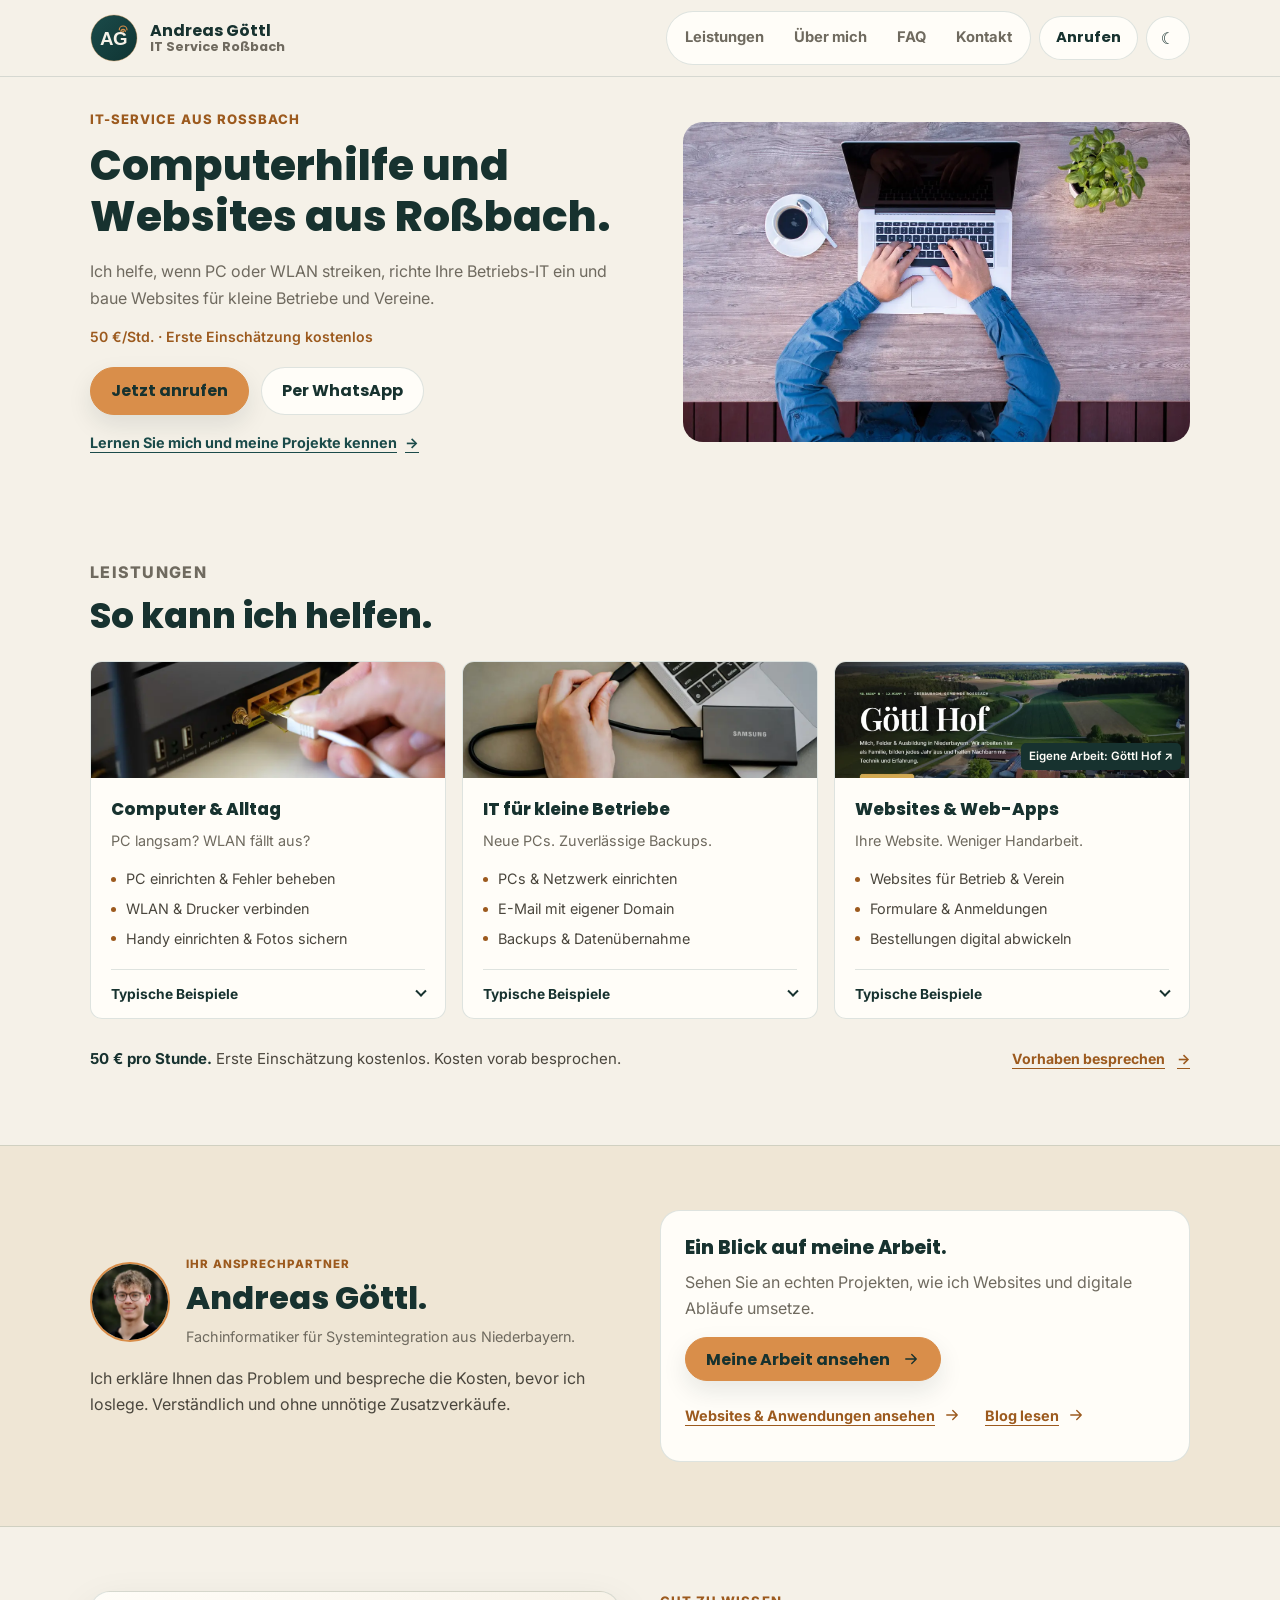
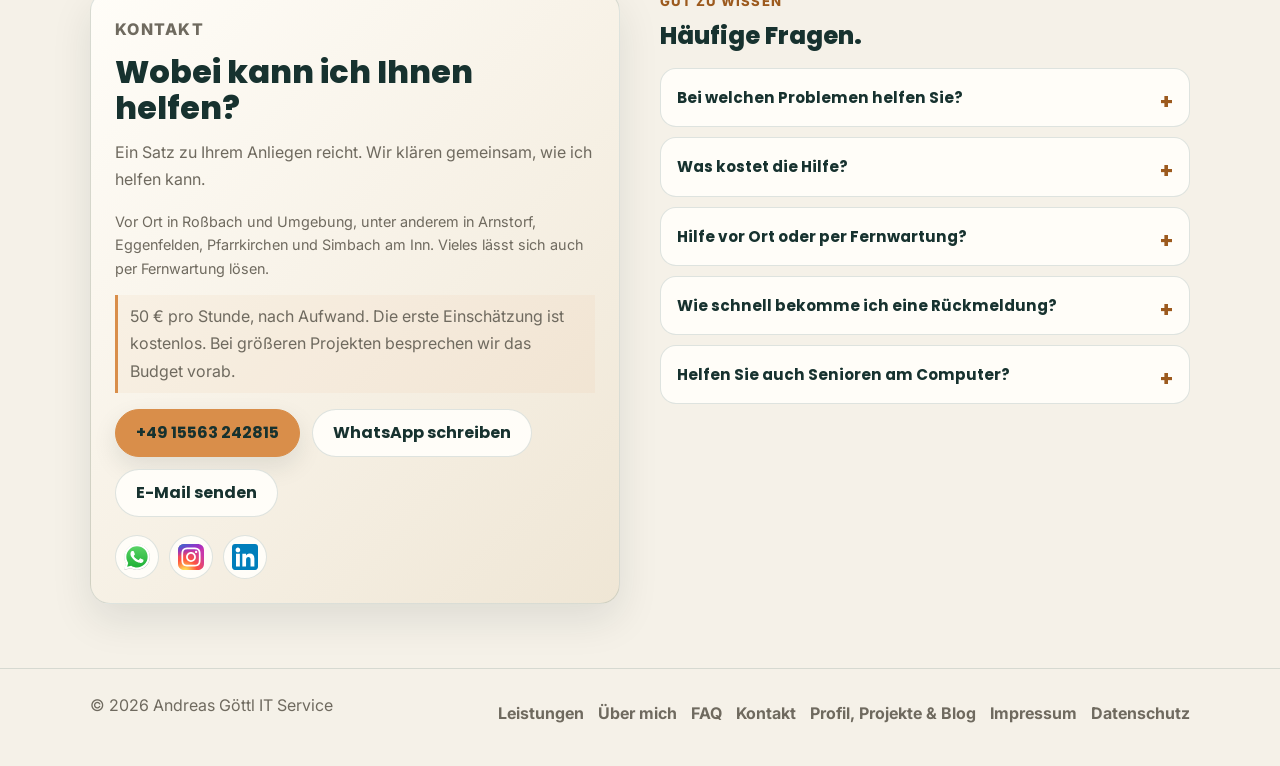
<file: index.html>
<!doctype html>
<html lang="de" class="no-js">
<head>
  <meta charset="utf-8">
  <meta name="viewport" content="width=device-width, initial-scale=1">
  <meta name="theme-color" content="#f5f1e8">
  <meta name="color-scheme" content="light dark">

  <title>Computerhilfe &amp; Websites in Roßbach | Andreas Göttl</title>
  <meta name="description" content="Persönliche Computerhilfe, IT für kleine Betriebe und Websites aus Roßbach. 50 €/Std., erste Einschätzung kostenlos. Jetzt Anliegen schildern.">
  <meta name="robots" content="index, follow, max-image-preview:large">
  <link rel="canonical" href="https://www.andreas-goettl.de/">

  <meta property="og:locale" content="de_DE">
  <meta property="og:type" content="website">
  <meta property="og:site_name" content="Andreas Göttl IT Service">
  <meta property="og:title" content="Computerhilfe &amp; Websites in Roßbach | Andreas Göttl">
  <meta property="og:description" content="Persönliche Computerhilfe, IT für kleine Betriebe und Websites aus Roßbach. 50 €/Std., erste Einschätzung kostenlos. Jetzt Anliegen schildern.">
  <meta property="og:url" content="https://www.andreas-goettl.de/">
  <meta property="og:image" content="https://www.andreas-goettl.de/assets/og-image.webp">
  <meta property="og:image:width" content="1200">
  <meta property="og:image:height" content="630">
  <meta property="og:image:alt" content="Andreas Göttl IT Service in Roßbach">

  <meta name="twitter:card" content="summary_large_image">
  <meta name="twitter:title" content="Computerhilfe &amp; Websites in Roßbach | Andreas Göttl">
  <meta name="twitter:description" content="Persönliche Computerhilfe, IT für kleine Betriebe und Websites aus Roßbach. 50 €/Std., erste Einschätzung kostenlos. Jetzt Anliegen schildern.">
  <meta name="twitter:image" content="https://www.andreas-goettl.de/assets/og-image.webp">

  <link rel="icon" href="assets/favicon.ico" sizes="any">
  <link rel="icon" href="assets/favicon-192.png" type="image/png">
  <link rel="apple-touch-icon" href="assets/apple-touch-icon.png">
  <link rel="manifest" href="site.webmanifest">
  <link rel="preload" as="image" href="assets/hero.webp" imagesrcset="assets/hero.webp">

  <link rel="preconnect" href="https://fonts.googleapis.com">
  <link rel="preconnect" href="https://fonts.gstatic.com" crossorigin>
  <link rel="stylesheet" href="https://fonts.googleapis.com/css2?family=Poppins:wght@600;700;800&family=Inter:wght@400;500;600;700&display=swap">

  <link rel="stylesheet" href="styles.css?v=6">
  <script src="script.js?v=4" defer></script>
  <script defer src="https://stats.goettl-oberbubach.de/script.js" data-website-id="122bb7df-1bef-40a8-9d23-cfd5b84f1bcb"></script>

  <script>
    document.documentElement.classList.remove('no-js');
    try {
      const storedTheme = localStorage.getItem('theme');
      const theme = storedTheme === 'dark' || storedTheme === 'light' ? storedTheme : 'light';
      document.documentElement.dataset.theme = theme;
      const metaThemeColor = document.querySelector('meta[name="theme-color"]');
      if (metaThemeColor) {
        metaThemeColor.setAttribute('content', theme === 'dark' ? '#0f3433' : '#f5f1e8');
      }
    } catch (error) {}
  </script>

  <script type="application/ld+json">
  {
    "@context": "https://schema.org",
    "@graph": [
      {
        "@type": ["LocalBusiness", "ProfessionalService"],
        "@id": "https://www.andreas-goettl.de/#business",
        "name": "Andreas Göttl IT Service",
        "description": "Persönliche Computerhilfe, IT für kleine Betriebe, Websites und digitale Lösungen aus Roßbach.",
        "url": "https://www.andreas-goettl.de/",
        "image": "https://www.andreas-goettl.de/assets/og-image.webp",
        "logo": "https://www.andreas-goettl.de/assets/icon-color.svg",
        "telephone": "+4915563242815",
        "email": "kontakt@andreas-goettl.de",
        "priceRange": "50 €/Std.",
        "founder": {
          "@type": "Person",
          "name": "Andreas Göttl",
          "url": "https://profil.andreas-goettl.de/",
          "sameAs": ["https://profil.andreas-goettl.de/"]
        },
        "address": {
          "@type": "PostalAddress",
          "streetAddress": "Oberbubach 1a",
          "postalCode": "94439",
          "addressLocality": "Roßbach",
          "addressRegion": "Bayern",
          "addressCountry": "DE"
        },
        "geo": {
          "@type": "GeoCoordinates",
          "latitude": 48.583,
          "longitude": 12.950
        },
        "openingHoursSpecification": [
          {
            "@type": "OpeningHoursSpecification",
            "dayOfWeek": ["Monday", "Tuesday", "Wednesday", "Thursday"],
            "opens": "18:00",
            "closes": "20:30"
          },
          {
            "@type": "OpeningHoursSpecification",
            "dayOfWeek": "Friday",
            "opens": "13:00",
            "closes": "20:30"
          },
          {
            "@type": "OpeningHoursSpecification",
            "dayOfWeek": ["Saturday", "Sunday"],
            "opens": "09:00",
            "closes": "13:00"
          }
        ],
        "areaServed": [
          "Roßbach",
          "Thanndorf",
          "Pfarrkirchen",
          "Eggenfelden",
          "Arnstorf",
          "Bad Birnbach",
          "Simbach am Inn",
          "Rottal-Inn",
          "Niederbayern"
        ],
        "knowsAbout": [
          "Computerhilfe",
          "WLAN und Netzwerk",
          "Drucker und Scanner",
          "Datensicherung",
          "E-Mail",
          "Fernwartung",
          "Smartphone und Tablet",
          "Websites für kleine Betriebe und Vereine",
          "Digitale Formulare und Anmeldungen",
          "Kleine Webanwendungen"
        ],
        "sameAs": []
      },
      {
        "@type": "WebSite",
        "@id": "https://www.andreas-goettl.de/#website",
        "url": "https://www.andreas-goettl.de/",
        "name": "Andreas Göttl IT Service",
        "publisher": {
          "@id": "https://www.andreas-goettl.de/#business"
        },
        "inLanguage": "de-DE"
      },
      {
        "@type": "WebPage",
        "@id": "https://www.andreas-goettl.de/#webpage",
        "url": "https://www.andreas-goettl.de/",
        "name": "Computerhilfe & Websites in Roßbach | Andreas Göttl",
        "isPartOf": {
          "@id": "https://www.andreas-goettl.de/#website"
        },
        "about": {
          "@id": "https://www.andreas-goettl.de/#business"
        },
        "breadcrumb": {
          "@id": "https://www.andreas-goettl.de/#breadcrumb"
        },
        "inLanguage": "de-DE"
      },
      {
        "@type": "BreadcrumbList",
        "@id": "https://www.andreas-goettl.de/#breadcrumb",
        "itemListElement": [
          {
            "@type": "ListItem",
            "position": 1,
            "name": "Startseite",
            "item": "https://www.andreas-goettl.de/"
          }
        ]
      },
      {
        "@type": "ItemList",
        "@id": "https://www.andreas-goettl.de/#services",
        "name": "IT Leistungen",
        "itemListElement": [
          {"@type": "Service", "position": 1, "name": "WLAN verbessern", "areaServed": "Rottal-Inn", "provider": {"@id": "https://www.andreas-goettl.de/#business"}},
          {"@type": "Service", "position": 2, "name": "Router einrichten", "areaServed": "Rottal-Inn", "provider": {"@id": "https://www.andreas-goettl.de/#business"}},
          {"@type": "Service", "position": 3, "name": "Mesh und Netzwerk", "areaServed": "Niederbayern", "provider": {"@id": "https://www.andreas-goettl.de/#business"}},
          {"@type": "Service", "position": 4, "name": "PC Hilfe und Windows Probleme", "areaServed": "Niederbayern", "provider": {"@id": "https://www.andreas-goettl.de/#business"}},
          {"@type": "Service", "position": 5, "name": "Drucker Hilfe und Scanner", "areaServed": "Rottal-Inn", "provider": {"@id": "https://www.andreas-goettl.de/#business"}},
          {"@type": "Service", "position": 6, "name": "Backup und Datensicherung", "areaServed": "Niederbayern", "provider": {"@id": "https://www.andreas-goettl.de/#business"}},
          {"@type": "Service", "position": 7, "name": "Microsoft 365 und E-Mail", "areaServed": "Niederbayern", "provider": {"@id": "https://www.andreas-goettl.de/#business"}},
          {"@type": "Service", "position": 8, "name": "Smartphone und Tablet Hilfe", "areaServed": "Niederbayern", "provider": {"@id": "https://www.andreas-goettl.de/#business"}},
          {"@type": "Service", "position": 9, "name": "Fernwartung und allgemeiner IT-Service", "areaServed": "Niederbayern", "provider": {"@id": "https://www.andreas-goettl.de/#business"}},
          {"@type": "Service", "position": 10, "name": "Firmen- und Vereinswebsites", "areaServed": "Niederbayern", "provider": {"@id": "https://www.andreas-goettl.de/#business"}},
          {"@type": "Service", "position": 11, "name": "Formulare und digitale Anmeldungen", "areaServed": "Niederbayern", "provider": {"@id": "https://www.andreas-goettl.de/#business"}},
          {"@type": "Service", "position": 12, "name": "Bestellsysteme und kleine Webanwendungen", "areaServed": "Niederbayern", "provider": {"@id": "https://www.andreas-goettl.de/#business"}}
        ]
      },
      {
        "@type": "FAQPage",
        "@id": "https://www.andreas-goettl.de/#faq-schema",
        "mainEntity": [
          {"@type": "Question", "name": "Bei welchen Problemen helfen Sie?", "acceptedAnswer": {"@type": "Answer", "text": "Bei PC, WLAN, Drucker, Smartphone und Datensicherung. Kleine Betriebe unterstütze ich außerdem bei Arbeitsplätzen, Netzwerk und E-Mail. Ich entwickle auch Websites, Formulare und kleine Webanwendungen für Betriebe und Vereine."}},
          {"@type": "Question", "name": "Was kostet die Hilfe?", "acceptedAnswer": {"@type": "Answer", "text": "Die erste Einschätzung ist kostenlos. Ich rechne nach Aufwand mit 50 € pro Stunde ab. Bei größeren Website- und Softwareprojekten stimmen wir den voraussichtlichen Aufwand und das Budget vor dem Start ab."}},
          {"@type": "Question", "name": "Hilfe vor Ort oder per Fernwartung?", "acceptedAnswer": {"@type": "Answer", "text": "Beides. Software- und Windows-Probleme lassen sich oft per Fernwartung lösen, bei WLAN, Netzwerk, Druckern oder neuer Hardware ist meist ein Termin vor Ort sinnvoll."}},
          {"@type": "Question", "name": "Wie schnell bekomme ich eine Rückmeldung?", "acceptedAnswer": {"@type": "Answer", "text": "Meist innerhalb weniger Stunden, abhängig von Terminlage und Dringlichkeit."}},
          {"@type": "Question", "name": "Helfen Sie auch Senioren am Computer?", "acceptedAnswer": {"@type": "Answer", "text": "Ja. Ich erkläre die Schritte in Ruhe und ohne Fachbegriffe. Sie müssen sich mit Technik nicht auskennen."}}
        ]
      }
    ]
  }
  
  </script>
</head>

<body>
  <a class="skip-link" href="#main">Zum Inhalt springen</a>

  <header class="site-header" data-header>
    <div class="container header-inner">
      <a class="brand" href="./" aria-label="Andreas Göttl IT Service Startseite">
        <img class="brand__logo" src="assets/icon-color.svg" width="48" height="48" alt="Andreas Göttl IT Service Roßbach">
        <span>
          <strong>Andreas Göttl</strong>
          <small>IT Service Roßbach</small>
        </span>
      </a>

      <div class="header-actions">
        <nav class="main-nav" id="site-nav" aria-label="Hauptnavigation">
          <a href="#leistungen">Leistungen</a>
          <a href="#profil">Über mich</a>
          <a href="#faq">FAQ</a>
          <a href="#kontakt">Kontakt</a>
        </nav>

        <a class="header-cta" href="tel:+4915563242815">Anrufen</a>

        <button class="theme-toggle" type="button" data-theme-toggle aria-label="Dunkles Design aktivieren" title="Design wechseln">
          <span class="theme-toggle__icon" aria-hidden="true">☾</span>
        </button>

        <button class="menu-toggle" type="button" data-menu-toggle aria-expanded="false" aria-controls="site-nav" aria-label="Navigation öffnen">
          <span></span>
          <span></span>
          <span></span>
          <span class="visually-hidden">Menü</span>
        </button>
      </div>
    </div>
  </header>

  <main id="main">
    <section class="hero section" id="top" aria-labelledby="hero-title">
      <div class="container hero-grid">
        <div class="hero-copy reveal">
          <p class="eyebrow">IT-Service aus Roßbach</p>
          <h1 id="hero-title">Computerhilfe und Websites aus Roßbach.</h1>
          <p class="hero-subtitle">Ich helfe, wenn PC oder WLAN streiken, richte Ihre Betriebs-IT ein und baue Websites für kleine Betriebe und Vereine.</p>

          <p class="trust-badge">50 €/Std. · Erste Einschätzung kostenlos</p>

          <div class="hero-actions" aria-label="Kontaktmöglichkeiten">
            <a class="button button-primary" href="tel:+4915563242815">Jetzt anrufen</a>
            <a class="button button-secondary" href="https://wa.me/4915563242815?text=Hallo%20Herr%20G%C3%B6ttl%2C%20ich%20m%C3%B6chte%20kurz%20mein%20Anliegen%20schildern%3A" rel="noopener noreferrer">Per WhatsApp</a>
          </div>

          <a class="hero-profile-link" href="#profil">Lernen Sie mich und meine Projekte kennen <span aria-hidden="true">→</span></a>

</div>

        <figure class="hero-visual">
          <img src="assets/hero.webp" width="1400" height="1003" alt="IT-Hilfe am Laptop mit Router und Notizen">
        </figure>
      </div>
    </section>

    <section class="section" id="leistungen" aria-labelledby="services-title">
      <div class="container">
        <div class="section-heading reveal">
          <p class="eyebrow">Leistungen</p>
          <h2 id="services-title">So kann ich helfen.</h2>
        </div>

        <div class="offer-grid">
          <article class="offer-card" aria-labelledby="everyday-title">
            <div class="offer-media"><img src="assets/router.webp" width="900" height="600" alt="Ein Netzwerkkabel wird am Router angeschlossen" loading="lazy"></div>
            <div class="offer-body">
              <h3 id="everyday-title">Computer &amp; Alltag</h3>
              <p class="offer-benefit">PC langsam? WLAN fällt aus?</p>
              <ul class="offer-services"><li>PC einrichten &amp; Fehler beheben</li><li>WLAN &amp; Drucker verbinden</li><li>Handy einrichten &amp; Fotos sichern</li></ul>
              <details class="offer-details" name="service-examples">
                <summary>Typische Beispiele<span class="visually-hidden"> für Computer und Alltag</span></summary>
                <ul><li>„Mein Laptop ist langsam.“</li><li>„Das WLAN reicht nicht überall.“</li><li>„Ich brauche Hilfe mit meinem neuen Handy.“</li></ul>
                <a class="offer-inquiry" href="#kontakt">Computerhilfe anfragen <span aria-hidden="true">→</span></a>
              </details>
            </div>
          </article>
          <article class="offer-card" aria-labelledby="business-title">
            <div class="offer-media"><img src="assets/data-transfer.webp" width="900" height="600" alt="Ein externes Laufwerk wird zur Datensicherung an einen Laptop angeschlossen" loading="lazy"></div>
            <div class="offer-body">
              <h3 id="business-title">IT für kleine Betriebe</h3>
              <p class="offer-benefit">Neue PCs. Zuverlässige Backups.</p>
              <ul class="offer-services"><li>PCs &amp; Netzwerk einrichten</li><li>E-Mail mit eigener Domain</li><li>Backups &amp; Datenübernahme</li></ul>
              <details class="offer-details" name="service-examples">
                <summary>Typische Beispiele<span class="visually-hidden"> für kleine Betriebe</span></summary>
                <ul><li>„Wir richten einen Arbeitsplatz ein.“</li><li>„Wir möchten unsere Dateien zuverlässig sichern.“</li><li>„Wir brauchen geschäftliche E-Mail-Adressen.“</li></ul>
                <a class="offer-inquiry" href="#kontakt">IT-Unterstützung anfragen <span aria-hidden="true">→</span></a>
              </details>
            </div>
          </article>
          <article class="offer-card" aria-labelledby="web-title">
            <a class="offer-media offer-media--projects" href="https://profil.andreas-goettl.de/#goettl-hof" aria-label="Website Göttl Hof: mein Projekt ansehen">
              <img src="assets/goettl-hof-preview.webp" width="1265" height="712" alt="Meine Website für Göttl Hof" loading="lazy">
              <span>Eigene Arbeit: Göttl Hof <span aria-hidden="true">↗</span></span>
            </a>
            <div class="offer-body">
              <h3 id="web-title">Websites &amp; Web-Apps</h3>
              <p class="offer-benefit">Ihre Website. Weniger Handarbeit.</p>
              <ul class="offer-services"><li>Websites für Betrieb &amp; Verein</li><li>Formulare &amp; Anmeldungen</li><li>Bestellungen digital abwickeln</li></ul>
              <details class="offer-details" name="service-examples">
                <summary>Typische Beispiele<span class="visually-hidden"> für Websites und digitale Lösungen</span></summary>
                <ul><li>„Mein Betrieb braucht eine Website.“</li><li>„Anmeldungen kommen bisher per WhatsApp.“</li><li>„Bestellungen sollen einfacher werden.“</li></ul>
                <a class="offer-project" href="https://profil.andreas-goettl.de/#vereinsorganisation"><img src="assets/verein-start.webp" width="1265" height="712" alt="Essensbestellung der Vereinsorganisation mit Beispieldaten" loading="lazy"><span>Aus meiner Praxis: digitale Vereinsorganisation <span aria-hidden="true">↗</span></span></a>
                <a class="offer-inquiry" href="#kontakt">Website oder Lösung anfragen <span aria-hidden="true">→</span></a>
              </details>
            </div>
          </article>
        </div>
        <div class="offer-price">
          <p><strong>50 € pro Stunde.</strong> Erste Einschätzung kostenlos. Kosten vorab besprochen.</p>
          <a href="#kontakt">Vorhaben besprechen <span aria-hidden="true">→</span></a>
        </div>
      </div>
    </section>

    <section class="section section-soft compact-about" id="profil" aria-labelledby="profile-title">
      <div class="container compact-about-grid">
        <div class="compact-about-person" id="warum-ich">
          <img src="assets/me.webp" width="120" height="120" alt="Andreas Göttl" loading="lazy">
          <div><p class="eyebrow">Ihr Ansprechpartner</p><h2 id="profile-title">Andreas Göttl.</h2><p>Fachinformatiker für Systemintegration aus Niederbayern.</p></div>
          <p class="compact-about-promise">Ich erkläre Ihnen das Problem und bespreche die Kosten, bevor ich loslege. Verständlich und ohne unnötige Zusatzverkäufe.</p>
        </div>
        <div class="compact-profile">
          <h3>Ein Blick auf meine Arbeit.</h3>
          <p>Sehen Sie an echten Projekten, wie ich Websites und digitale Abläufe umsetze.</p>
          <a class="button button-primary compact-profile-cta" href="https://profil.andreas-goettl.de/">Meine Arbeit ansehen <svg viewBox="0 0 24 24" aria-hidden="true" focusable="false"><path d="M5 12h14m-6-6 6 6-6 6"/></svg></a>
          <div class="compact-profile-links">
            <a href="https://profil.andreas-goettl.de/#vereinsorganisation">Websites &amp; Anwendungen ansehen <svg viewBox="0 0 24 24" aria-hidden="true" focusable="false"><path d="M5 12h14m-6-6 6 6-6 6"/></svg></a>
            <a href="https://profil.andreas-goettl.de/blog/">Blog lesen <svg viewBox="0 0 24 24" aria-hidden="true" focusable="false"><path d="M5 12h14m-6-6 6 6-6 6"/></svg></a>
          </div>
        </div>
      </div>
    </section>

    <section class="section contact-section" id="kontakt" aria-labelledby="contact-title">
      <div class="container contact-grid">
        <div class="contact-card">
          <p class="eyebrow">Kontakt</p>
          <h2 id="contact-title">Wobei kann ich Ihnen helfen?</h2>
          <p>Ein Satz zu Ihrem Anliegen reicht. Wir klären gemeinsam, wie ich helfen kann.</p>
          <p class="contact-area" id="einzugsgebiet">Vor Ort in Roßbach und Umgebung, unter anderem in Arnstorf, Eggenfelden, Pfarrkirchen und Simbach am Inn. Vieles lässt sich auch per Fernwartung lösen.</p>
          <p class="price-info">50&nbsp;€ pro Stunde, nach Aufwand. Die erste Einschätzung ist kostenlos. Bei größeren Projekten besprechen wir das Budget vorab.</p>

          <div class="contact-actions">
            <a class="button button-primary" href="tel:+4915563242815">+49 15563 242815</a>
            <a class="button button-secondary" href="https://wa.me/4915563242815?text=Hallo%20Herr%20G%C3%B6ttl%2C%20ich%20m%C3%B6chte%20kurz%20mein%20Anliegen%20schildern%3A" rel="noopener noreferrer">WhatsApp schreiben</a>
            <a class="button button-secondary" href="mailto:kontakt@andreas-goettl.de">E-Mail senden</a>
          </div>

          <ul class="social-links" aria-label="Soziale Kontakte">
            <li>
              <a class="social-link" href="https://wa.me/4915563242815?text=Hallo%20Herr%20G%C3%B6ttl%2C%20ich%20m%C3%B6chte%20kurz%20mein%20Anliegen%20schildern%3A" aria-label="WhatsApp" rel="noopener noreferrer">
                <img src="assets/whatsapp.svg" width="26" height="26" alt="" aria-hidden="true">
              </a>
            </li>
            <li>
              <a class="social-link" href="https://www.instagram.com/ag.it.service/" aria-label="Instagram" rel="noopener noreferrer">
                <img src="assets/instagram.svg" width="26" height="26" alt="" aria-hidden="true">
              </a>
            </li>
            <li>
              <a class="social-link" href="https://www.linkedin.com/in/andreas-g%C3%B6ttl-23b206258" aria-label="LinkedIn" rel="noopener noreferrer">
                <img src="assets/linkedin.svg" width="26" height="26" alt="" aria-hidden="true">
              </a>
            </li>
          </ul>
        </div>
        <div class="contact-faq" id="faq" aria-labelledby="faq-title">
          <p class="eyebrow">Gut zu wissen</p>
          <h2 id="faq-title">Häufige Fragen.</h2>
          <div class="faq-list">
          <details class="faq-item">
            <summary>Bei welchen Problemen helfen Sie?</summary>
            <p>Bei PC, WLAN, Drucker, Smartphone und Datensicherung. Kleine Betriebe unterstütze ich außerdem bei Arbeitsplätzen, Netzwerk und E-Mail. Ich entwickle auch Websites, Formulare und kleine Webanwendungen für Betriebe und Vereine.</p>
          </details>
          <details class="faq-item">
            <summary>Was kostet die Hilfe?</summary>
            <p>Die erste Einschätzung ist kostenlos. Ich rechne nach Aufwand mit 50&nbsp;€ pro Stunde ab. Bei größeren Website- und Softwareprojekten stimmen wir den voraussichtlichen Aufwand und das Budget vor dem Start ab.</p>
          </details>
          <details class="faq-item">
            <summary>Hilfe vor Ort oder per Fernwartung?</summary>
            <p>Beides. Software- und Windows-Probleme lassen sich oft per Fernwartung lösen, bei WLAN, Netzwerk, Druckern oder neuer Hardware ist meist ein Termin vor Ort sinnvoll.</p>
          </details>
          <details class="faq-item">
            <summary>Wie schnell bekomme ich eine Rückmeldung?</summary>
            <p>Meist innerhalb weniger Stunden, abhängig von Terminlage und Dringlichkeit.</p>
          </details>
          <details class="faq-item">
            <summary>Helfen Sie auch Senioren am Computer?</summary>
            <p>Ja. Ich erkläre die Schritte in Ruhe und ohne Fachbegriffe. Sie müssen sich mit Technik nicht auskennen.</p>
          </details>
          </div>
        </div>
      </div>
    </section>
  </main>

  <footer class="site-footer">
    <div class="container footer-inner">
      <p>© <span data-year></span> Andreas Göttl IT Service</p>
      <nav aria-label="Footer Navigation">
        <a href="#leistungen">Leistungen</a>
        <a href="#profil">Über mich</a>
        <a href="#faq">FAQ</a>
        <a href="#kontakt">Kontakt</a>
        <a href="https://profil.andreas-goettl.de/" rel="noopener">Profil, Projekte &amp; Blog</a>
        <button class="footer-link" data-modal-open="impressum">Impressum</button>
        <button class="footer-link" data-modal-open="datenschutz">Datenschutz</button>
      </nav>
    </div>
    <!--
      Erst aktivieren, wenn Nebentätigkeits-Zustimmung vorliegt und die Profile live sind.

      <div class="container footer-inner">
        <p class="footer-freelance-links">
          Auch auf
          <a href="https://www.malt.de/profile/freelancer-signup?mfi=yytZDEz12qos" rel="noopener noreferrer">Malt</a>,
          <a href="https://www.fiverr.com/s/YRbQy5R" rel="noopener noreferrer">Fiverr</a> und
          <a href="https://www.upwork.com/freelancers/~0179e1537994b5a927?mp_source=share" rel="noopener noreferrer">Upwork</a>
        </p>
      </div>
    -->
  </footer>

  <div class="modal" id="impressum" data-modal aria-hidden="true">
    <div class="modal-overlay" data-modal-close></div>
    <div class="modal-content" role="dialog" aria-labelledby="impressum-title" aria-modal="true">
      <button class="modal-close" data-modal-close aria-label="Schließen">×</button>
      <h2 id="impressum-title">Impressum</h2>

      <h3>Angaben gemäß § 5 TMG</h3>
      <p>
        Andreas Göttl IT Service<br>
        Andreas Göttl<br>
        Oberbubach 1a<br>
        94439 Roßbach
      </p>

      <h3>Kontakt</h3>
      <p>
        Telefon: +49 15563 242815<br>
        E-Mail: kontakt@andreas-goettl.de
      </p>

      <h3>Hinweis zur Streitbeilegung</h3>
      <p>Die Europäische Kommission stellt eine Plattform zur Online-Streitbeilegung (OS) bereit: <a href="https://ec.europa.eu/consumers/odr/" target="_blank" rel="noopener noreferrer">https://ec.europa.eu/consumers/odr/</a>.<br>
      Unsere E-Mail-Adresse finden Sie oben im Impressum.</p>
      <p>Wir sind nicht bereit oder verpflichtet, an Streitbeilegungsverfahren vor einer Verbraucherschlichtungsstelle teilzunehmen.</p>
    </div>
  </div>

  <div class="modal" id="datenschutz" data-modal aria-hidden="true">
    <div class="modal-overlay" data-modal-close></div>
    <div class="modal-content" role="dialog" aria-labelledby="datenschutz-title" aria-modal="true">
      <button class="modal-close" data-modal-close aria-label="Schließen">×</button>
      <h2 id="datenschutz-title">Datenschutzerklärung</h2>

      <h3>1. Datenschutz auf einen Blick</h3>
      <p>Die folgenden Hinweise geben einen einfachen Überblick darüber, was mit Ihren personenbezogenen Daten passiert, wenn Sie diese Website besuchen. Personenbezogene Daten sind alle Daten, mit denen Sie persönlich identifiziert werden können. Ausführliche Informationen finden Sie in den nachfolgenden Abschnitten dieser Datenschutzerklärung.</p>
      <p>Verantwortlich für die Datenverarbeitung auf dieser Website ist der Websitebetreiber. Dessen Kontaktdaten entnehmen Sie bitte dem Abschnitt „Verantwortlicher“ sowie dem Impressum dieser Website.</p>
      <p>Ihre Daten werden zum einen dadurch erhoben, dass Sie uns diese mitteilen, etwa im Rahmen einer Kontaktaufnahme per E-Mail, Telefon oder Messenger. Andere Daten werden beim Besuch der Website automatisch durch technische Systeme erfasst, insbesondere technische Verbindungsdaten (z. B. Browsertyp, Betriebssystem, Zeitpunkt des Seitenaufrufs).</p>

      <h3>2. Verantwortlicher</h3>
      <p>Verantwortlicher im Sinne der Datenschutz-Grundverordnung (DSGVO) ist:</p>
      <p>
        Andreas Göttl IT Service<br>
        Andreas Göttl<br>
        Oberbubach 1a<br>
        94439 Roßbach<br>
        Telefon: +49 15563 242815<br>
        E-Mail: kontakt@andreas-goettl.de
      </p>

      <h3>3. Allgemeine Hinweise zur Datenverarbeitung</h3>
      <p>Wir verarbeiten personenbezogene Daten unserer Nutzer grundsätzlich nur, soweit dies zur Bereitstellung einer funktionsfähigen Website sowie unserer Inhalte und Leistungen erforderlich ist. Die Verarbeitung personenbezogener Daten erfolgt regelmäßig nur mit Einwilligung des Nutzers oder auf einer sonstigen gesetzlichen Grundlage, insbesondere soweit die Verarbeitung zur Erfüllung vertraglicher oder vorvertraglicher Pflichten erforderlich ist (Art. 6 Abs. 1 lit. b DSGVO) oder zur Wahrung berechtigter Interessen erfolgt, sofern nicht die Interessen, Grundrechte und Grundfreiheiten der betroffenen Person überwiegen (Art. 6 Abs. 1 lit. f DSGVO).</p>
      <p>Eine Übermittlung Ihrer Daten an Dritte erfolgt nur, soweit dies zur Vertragsabwicklung erforderlich ist, wir gesetzlich dazu verpflichtet sind oder Sie ausdrücklich eingewilligt haben. Ihre Daten werden gelöscht, sobald der Zweck der Speicherung entfällt und keine gesetzlichen Aufbewahrungspflichten entgegenstehen.</p>

      <h3>4. Hosting</h3>
      <p>Diese Website wird bei einem externen Dienstleister gehostet. Die personenbezogenen Daten, die auf dieser Website erfasst werden, werden auf den Servern dieses Dienstleisters verarbeitet. Der Einsatz eines externen Hosting-Dienstleisters erfolgt zur Vertragserfüllung gegenüber unseren potenziellen und bestehenden Kunden (Art. 6 Abs. 1 lit. b DSGVO) sowie im Interesse einer sicheren, schnellen und effizienten Bereitstellung unseres Online-Angebots (Art. 6 Abs. 1 lit. f DSGVO). Mit dem Hosting-Anbieter besteht, soweit erforderlich, ein Vertrag zur Auftragsverarbeitung, durch den dieser verpflichtet ist, die Daten unserer Websitebesucher nur nach unseren Weisungen und unter Einhaltung der DSGVO zu verarbeiten.</p>

      <h3>5. Server-Logfiles</h3>
      <p>Der Hosting-Anbieter erhebt und speichert beim Aufruf dieser Website automatisch Informationen in sogenannten Server-Logfiles, die Ihr Browser automatisch übermittelt. Dies sind:</p>
      <ul>
        <li>Browsertyp und Browserversion</li>
        <li>verwendetes Betriebssystem</li>
        <li>Referrer URL</li>
        <li>Hostname des zugreifenden Rechners</li>
        <li>Uhrzeit der Serveranfrage</li>
        <li>IP-Adresse</li>
      </ul>
      <p>Eine Zusammenführung dieser Daten mit anderen Datenquellen erfolgt nicht. Die Erfassung dieser Daten erfolgt auf Grundlage von Art. 6 Abs. 1 lit. f DSGVO. Der Websitebetreiber hat ein berechtigtes Interesse an der technisch fehlerfreien Darstellung und der Optimierung seiner Website – hierzu müssen die Server-Logfiles erfasst werden.</p>

      <h3>6. Webanalyse</h3>
      <p>Diese Website verwendet den Webanalysedienst Umami, eine selbst gehostete, datenschutzfreundliche Analysesoftware. Der Analyse-Server wird von uns selbst betrieben; es findet keine Übermittlung der Daten an Dritte statt. Umami setzt keine Cookies, nimmt keine geräteübergreifende Wiedererkennung vor und erstellt keine personenbezogenen Nutzungsprofile. Erfasst werden ausschließlich anonymisierte, aggregierte Informationen wie aufgerufene Seiten, Referrer, ungefähre geografische Region, Browser- und Gerätetyp; die IP-Adresse wird dabei nicht gespeichert. Eine Identifizierung einzelner Personen ist anhand dieser Daten nicht möglich. Rechtsgrundlage hierfür ist unser berechtigtes Interesse an der bedarfsgerechten Gestaltung und Optimierung unserer Website gemäß Art. 6 Abs. 1 lit. f DSGVO.</p>

      <h3>7. Kontaktaufnahme</h3>
      <p>Wenn Sie uns per E-Mail, Telefon oder über einen Messenger-Dienst (z. B. WhatsApp) kontaktieren, werden die von Ihnen mitgeteilten Daten (z. B. Name, Kontaktdaten, Inhalt der Anfrage) von uns gespeichert und verarbeitet, um Ihre Anfrage zu bearbeiten und gegebenenfalls Folgefragen stellen zu können. Bei der Nutzung eines Messenger-Dienstes werden die von Ihnen versendeten Nachrichten über die Server des jeweiligen Anbieters übertragen; dessen eigene Datenschutzbestimmungen gelten insoweit ergänzend.</p>
      <p>Die Verarbeitung dieser Daten erfolgt auf Grundlage von Art. 6 Abs. 1 lit. b DSGVO, sofern Ihre Anfrage der Anbahnung eines Vertrags dient, bzw. auf Grundlage von Art. 6 Abs. 1 lit. f DSGVO aufgrund unseres berechtigten Interesses an der Beantwortung von Anfragen. Ihre Daten werden gelöscht, sobald Ihre Anfrage endgültig bearbeitet ist und der Löschung keine gesetzlichen Aufbewahrungspflichten entgegenstehen. Eine Weitergabe an Dritte erfolgt nicht ohne Ihre Einwilligung.</p>

      <h3>8. Ihre Rechte als betroffene Person</h3>
      <p>Ihnen stehen nach der DSGVO folgende Rechte gegenüber dem Verantwortlichen hinsichtlich der Sie betreffenden personenbezogenen Daten zu:</p>
      <ul>
        <li>Recht auf Auskunft (Art. 15 DSGVO)</li>
        <li>Recht auf Berichtigung (Art. 16 DSGVO)</li>
        <li>Recht auf Löschung (Art. 17 DSGVO)</li>
        <li>Recht auf Einschränkung der Verarbeitung (Art. 18 DSGVO)</li>
        <li>Recht auf Datenübertragbarkeit (Art. 20 DSGVO)</li>
        <li>Widerspruchsrecht gegen die Verarbeitung (Art. 21 DSGVO)</li>
        <li>Recht auf Widerruf einer erteilten Einwilligung mit Wirkung für die Zukunft (Art. 7 Abs. 3 DSGVO)</li>
        <li>Recht auf Beschwerde bei einer Aufsichtsbehörde (Art. 77 DSGVO)</li>
      </ul>
      <p>Die für uns zuständige Datenschutz-Aufsichtsbehörde ist das Bayerische Landesamt für Datenschutzaufsicht (BayLDA). Zur Ausübung Ihrer Rechte genügt eine formlose Nachricht an die im Abschnitt „Verantwortlicher“ genannten Kontaktdaten.</p>
    </div>
  </div>
</body>
</html>
</file>
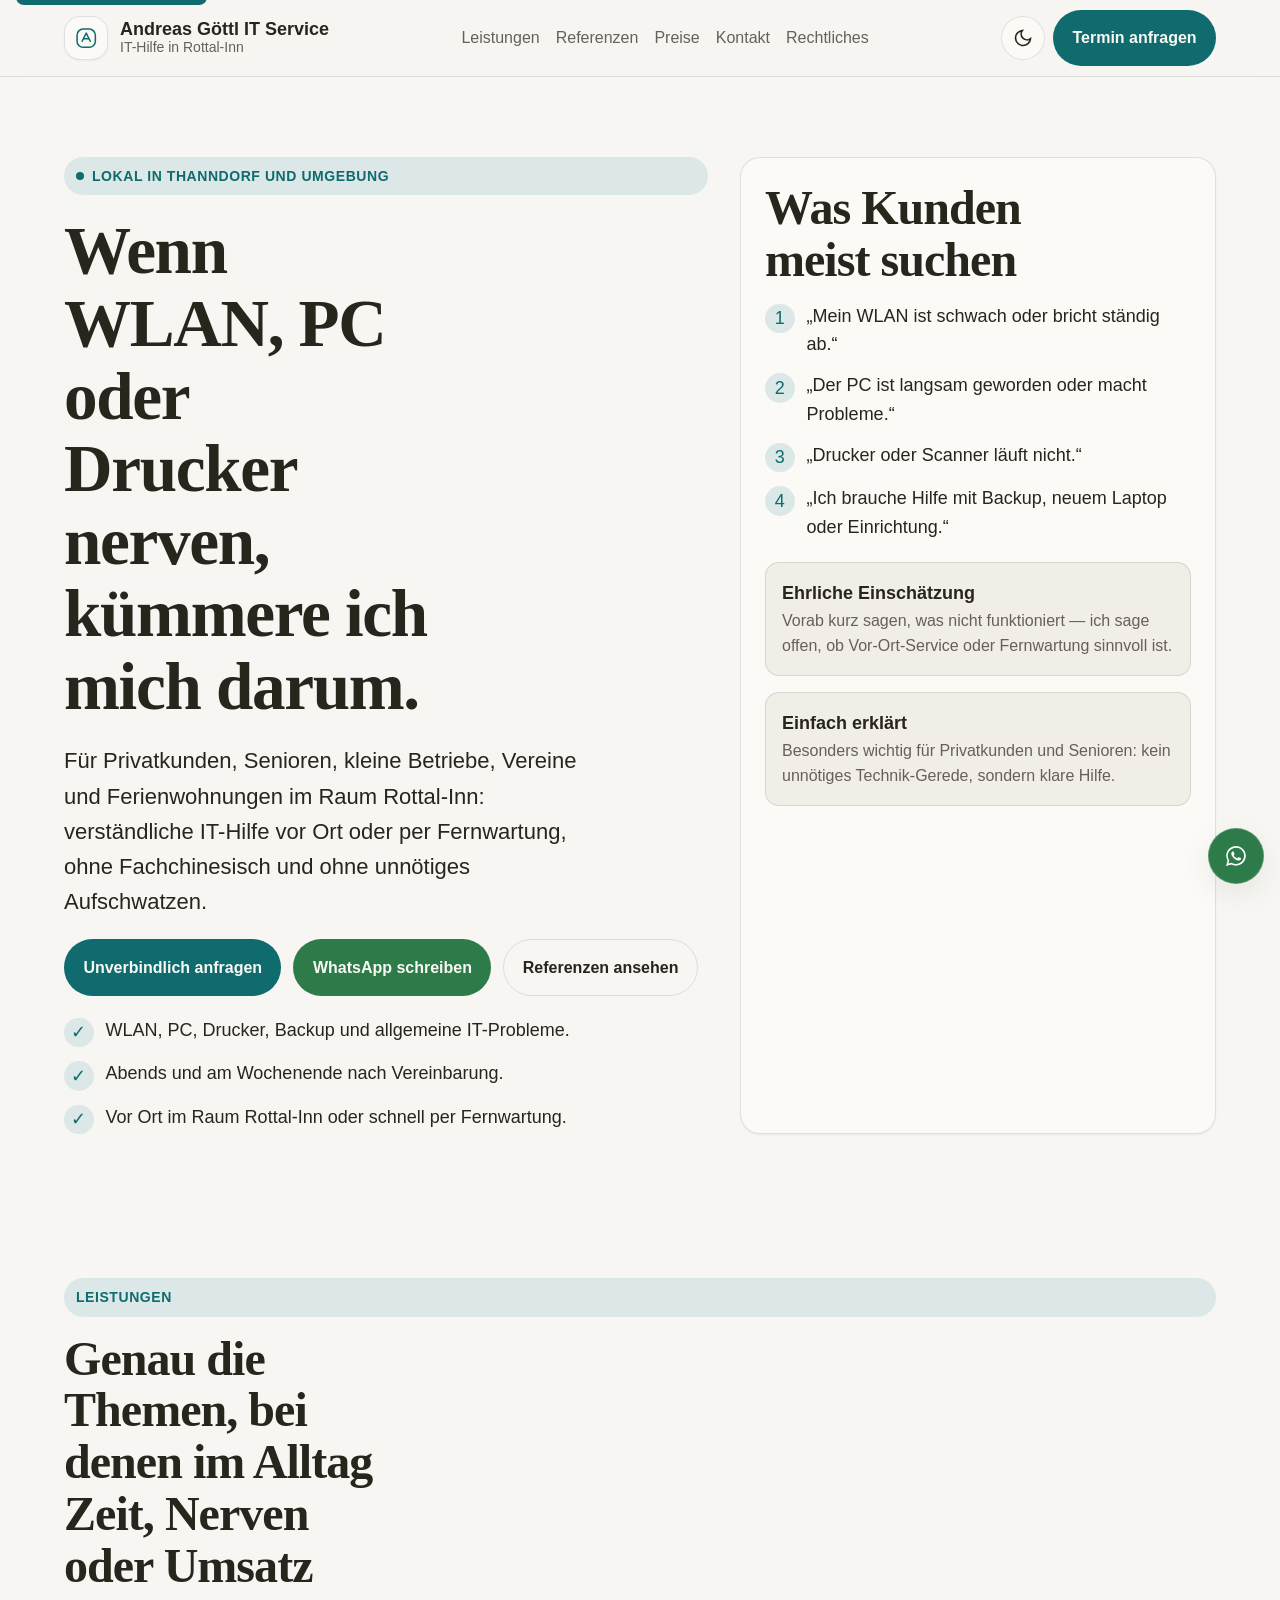
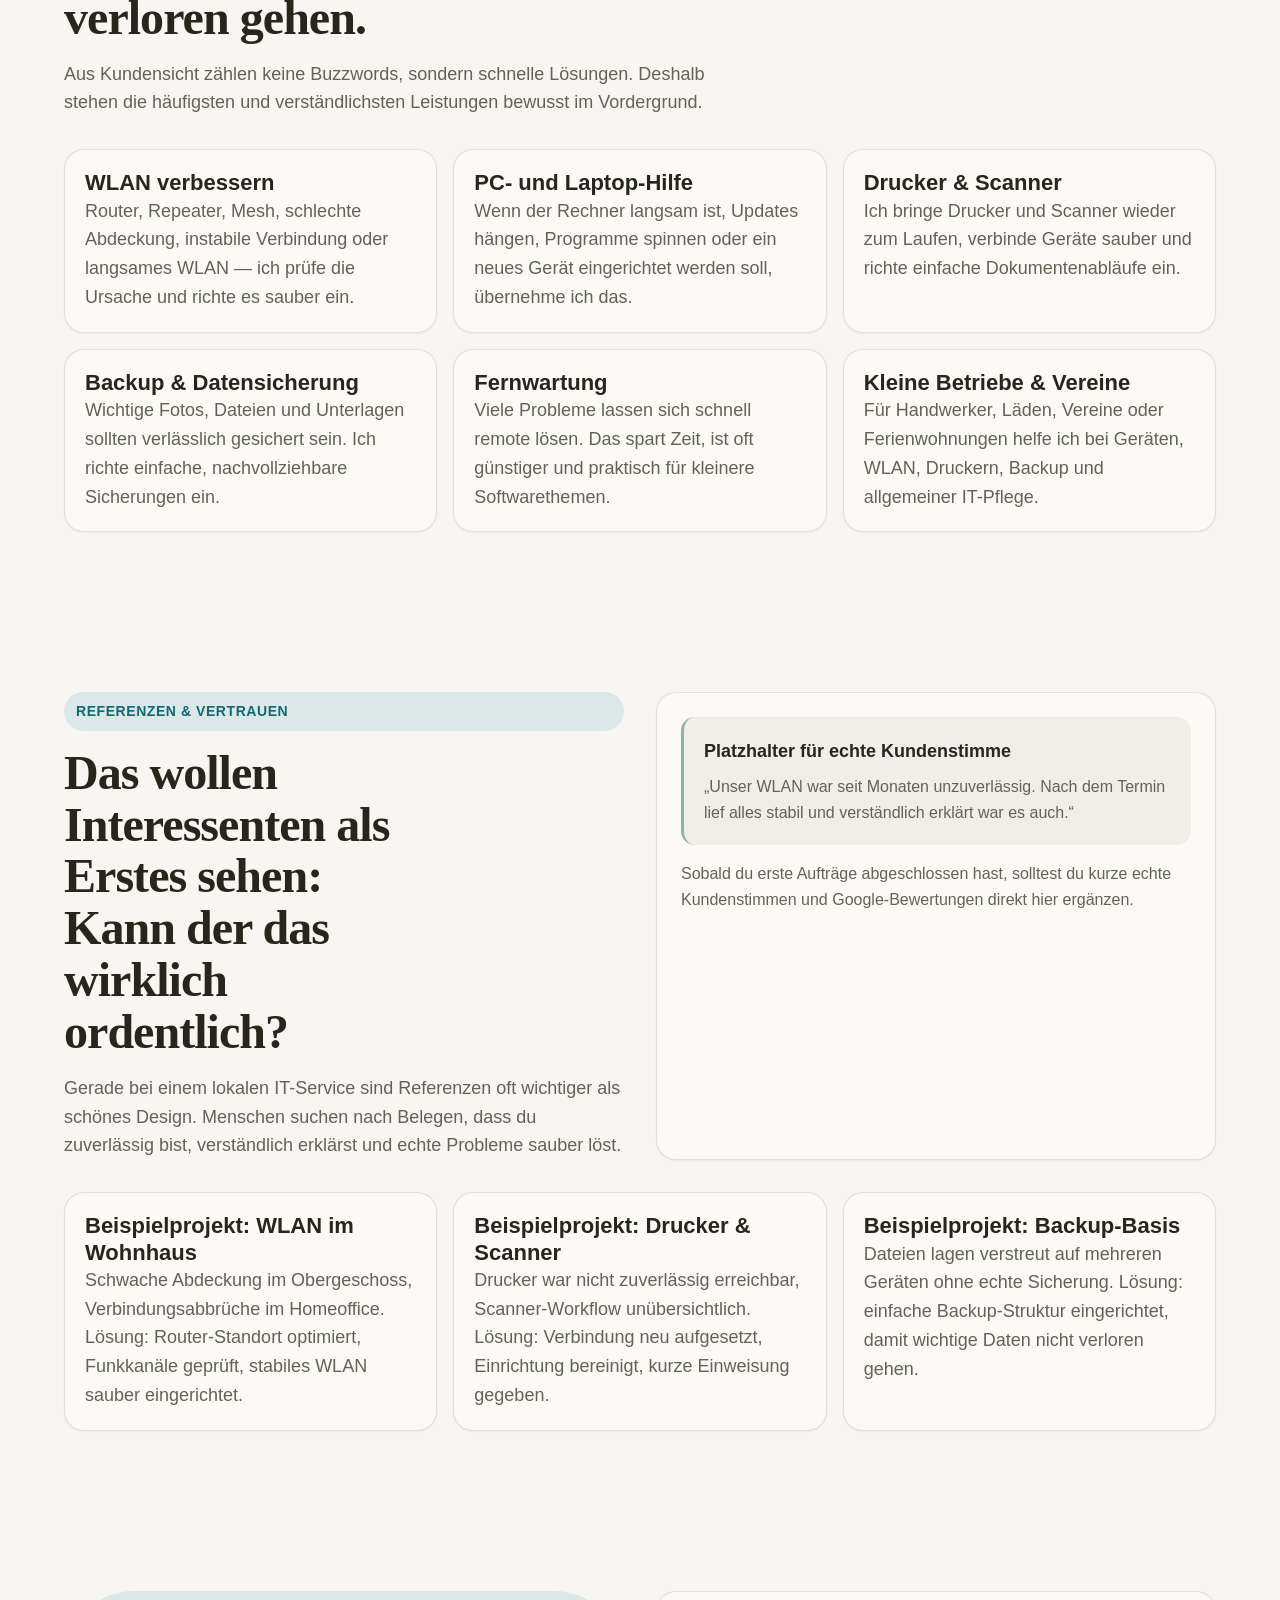
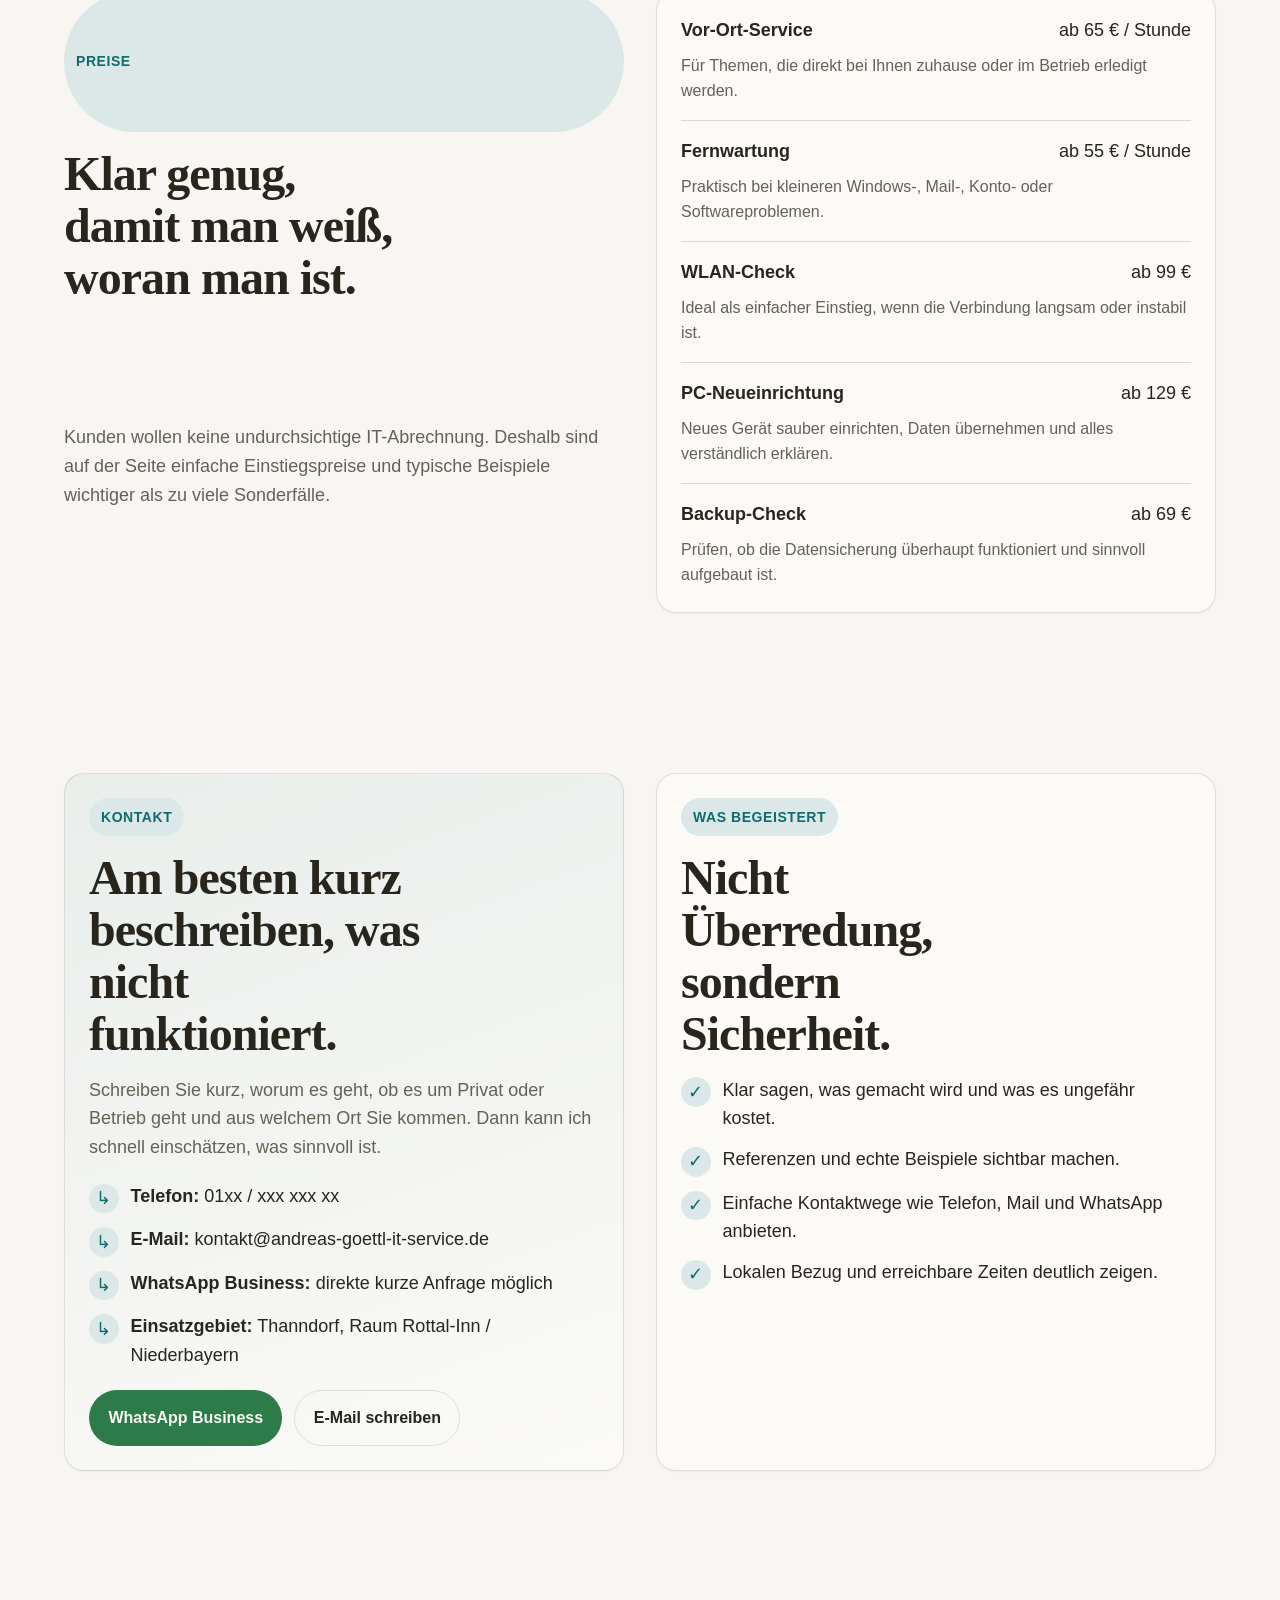
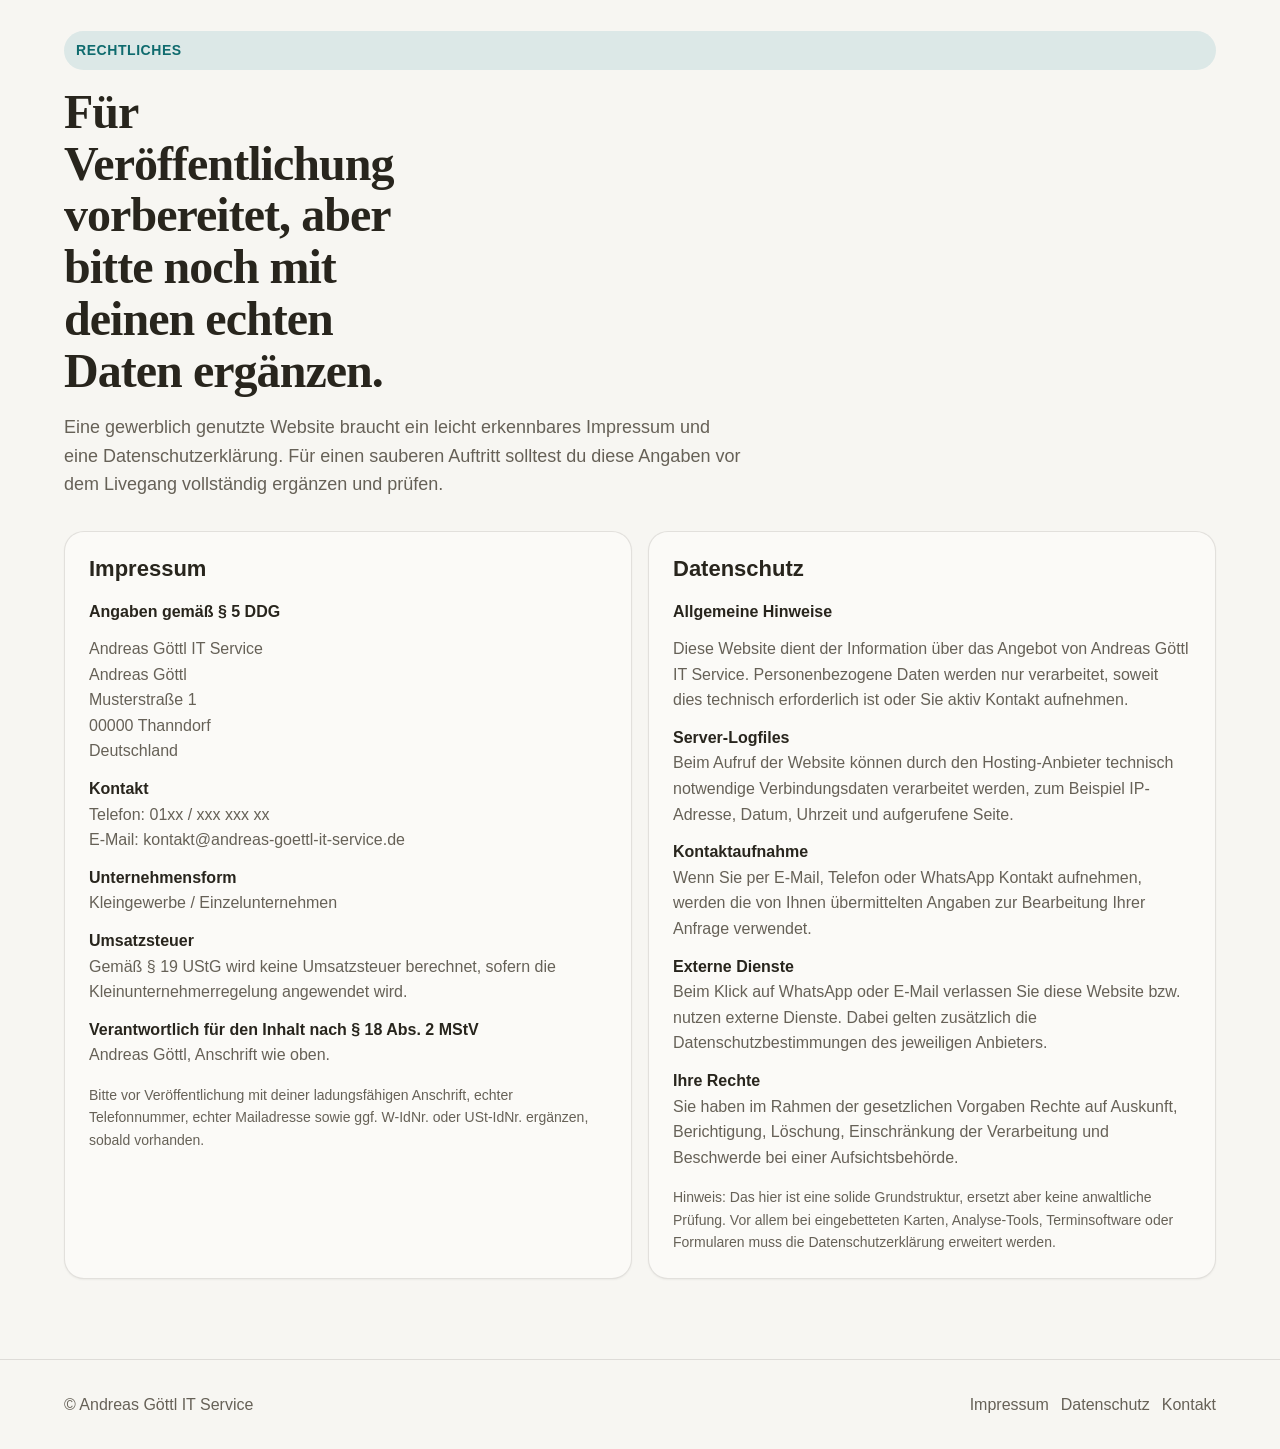
<file: main.html>
<!DOCTYPE html>
<html lang="de">
<head>
  <meta charset="UTF-8" />
  <meta name="viewport" content="width=device-width, initial-scale=1.0" />
  <title>Andreas Göttl IT Service | IT-Hilfe in Rottal-Inn</title>
  <meta name="description" content="Lokale IT-Hilfe für Privatkunden, Senioren, kleine Betriebe und Vereine im Raum Rottal-Inn. Hilfe bei WLAN, PC, Drucker, Backup und Fernwartung." />
  <meta name="theme-color" content="#f7f6f2" />
  <meta name="robots" content="index,follow" />
  <link rel="canonical" href="https://example.github.io/andreas-goettl-it-service/" />
  <meta property="og:title" content="Andreas Göttl IT Service | IT-Hilfe in Rottal-Inn" />
  <meta property="og:description" content="IT-Hilfe vor Ort oder per Fernwartung für Privatkunden, Senioren, kleine Betriebe und Vereine im Raum Rottal-Inn." />
  <meta property="og:type" content="website" />
  <meta property="og:locale" content="de_DE" />
  <link href="https://api.fontshare.com/v2/css?f[]=general-sans@400,500,600,700&f[]=zodiak@400,700&display=swap" rel="stylesheet">
  <style>
    :root, [data-theme="light"] {
      --text-xs: clamp(0.75rem, 0.7rem + 0.25vw, 0.875rem);
      --text-sm: clamp(0.875rem, 0.8rem + 0.35vw, 1rem);
      --text-base: clamp(1rem, 0.95rem + 0.25vw, 1.125rem);
      --text-lg: clamp(1.125rem, 1rem + 0.75vw, 1.375rem);
      --text-xl: clamp(1.5rem, 1.2rem + 1.25vw, 2rem);
      --text-2xl: clamp(2rem, 1.2rem + 2.5vw, 3rem);
      --text-3xl: clamp(2.5rem, 1rem + 4vw, 4.25rem);
      --space-1: 0.25rem; --space-2: 0.5rem; --space-3: 0.75rem; --space-4: 1rem; --space-5: 1.25rem; --space-6: 1.5rem; --space-8: 2rem; --space-10: 2.5rem; --space-12: 3rem; --space-16: 4rem; --space-20: 5rem; --space-24: 6rem;
      --color-bg: #f7f6f2; --color-surface: #fbfaf7; --color-surface-2: #ffffff; --color-surface-offset: #f1eee8; --color-divider: #ddd8cf; --color-border: rgba(40,37,29,.12);
      --color-text: #28251d; --color-text-muted: #666157; --color-text-faint: #9d988d; --color-text-inverse: #f9f8f4;
      --color-primary: #0f6b6e; --color-primary-hover: #0b5558; --color-primary-highlight: #dce8e7; --color-success: #2d7b49; --color-success-soft: #dceddf;
      --radius-sm: .375rem; --radius-md: .5rem; --radius-lg: .875rem; --radius-xl: 1.25rem; --radius-full: 9999px;
      --shadow-sm: 0 1px 2px rgba(25,20,14,.05); --shadow-md: 0 10px 30px rgba(25,20,14,.07);
      --content: 72rem; --font-display: 'Zodiak', Georgia, serif; --font-body: 'General Sans', Inter, sans-serif;
      --transition: 180ms cubic-bezier(.16,1,.3,1);
    }
    [data-theme="dark"] {
      --color-bg: #171614; --color-surface: #1d1b18; --color-surface-2: #24221f; --color-surface-offset: #2a2724; --color-divider: #332f2a; --color-border: rgba(249,248,244,.12);
      --color-text: #e3ddd4; --color-text-muted: #b8b1a6; --color-text-faint: #867f75; --color-text-inverse: #1b1916;
      --color-primary: #67acb1; --color-primary-hover: #90c7cb; --color-primary-highlight: #2d3939; --color-success: #77bc90; --color-success-soft: #23382b;
      --shadow-sm: 0 1px 2px rgba(0,0,0,.24); --shadow-md: 0 10px 30px rgba(0,0,0,.28);
    }
    *,:before,:after{box-sizing:border-box;margin:0;padding:0}
    html{-webkit-text-size-adjust:none;text-size-adjust:none;scroll-behavior:smooth;scroll-padding-top:5rem}
    body{min-height:100dvh;line-height:1.6;font-family:var(--font-body);font-size:var(--text-base);color:var(--color-text);background:var(--color-bg)}
    img,svg{display:block;max-width:100%;height:auto} a{text-decoration:none;color:inherit} button{font:inherit;cursor:pointer;border:0;background:none;color:inherit}
    .skip-link{position:absolute;left:var(--space-4);top:-3rem;background:var(--color-primary);color:var(--color-text-inverse);padding:var(--space-3) var(--space-4);border-radius:var(--radius-md);z-index:100}.skip-link:focus{top:var(--space-4)}
    :focus-visible{outline:2px solid var(--color-primary);outline-offset:3px;border-radius:var(--radius-sm)}
    .container{width:min(100% - 2rem,var(--content));margin-inline:auto}
    .section{padding-block:clamp(var(--space-12),8vw,var(--space-20))}
    .eyebrow{display:inline-flex;align-items:center;gap:var(--space-2);padding:var(--space-2) var(--space-3);border-radius:var(--radius-full);background:var(--color-primary-highlight);color:var(--color-primary);font-size:var(--text-xs);font-weight:700;letter-spacing:.04em;text-transform:uppercase}
    .dot{width:.5rem;height:.5rem;border-radius:50%;background:currentColor}
    h1,h2{font-family:var(--font-display);line-height:1.08;letter-spacing:-.02em} h1{font-size:var(--text-3xl);max-width:11ch} h2{font-size:var(--text-2xl);max-width:14ch} h3{font-size:var(--text-lg);line-height:1.2}
    p{color:var(--color-text-muted);max-width:68ch}.lead{font-size:var(--text-lg);color:var(--color-text);max-width:43ch}
    .header{position:sticky;top:0;z-index:50;background:color-mix(in oklab,var(--color-bg) 90%,transparent);backdrop-filter:blur(14px);border-bottom:1px solid var(--color-border)}
    .header-inner{min-height:4.75rem;display:flex;align-items:center;justify-content:space-between;gap:var(--space-4)}
    .brand{display:inline-flex;align-items:center;gap:var(--space-3);font-weight:700}.brand-mark{width:2.75rem;height:2.75rem;padding:.55rem;border-radius:1rem;background:var(--color-surface);border:1px solid var(--color-border);color:var(--color-primary);box-shadow:var(--shadow-sm)}
    .brand-text{display:flex;flex-direction:column;line-height:1.1}.brand-text small{font-size:var(--text-xs);font-weight:500;color:var(--color-text-muted)}
    .nav{display:none;gap:var(--space-4);font-size:var(--text-sm);color:var(--color-text-muted)} .nav a:hover{color:var(--color-text)}
    .header-actions{display:flex;align-items:center;gap:var(--space-2)}
    .theme-toggle,.icon-button{width:2.75rem;height:2.75rem;border-radius:999px;border:1px solid var(--color-border);background:var(--color-surface);display:inline-grid;place-items:center}
    .btn-row{display:flex;flex-wrap:wrap;gap:var(--space-3)}
    .btn{min-height:44px;display:inline-flex;align-items:center;justify-content:center;gap:var(--space-2);padding:.9rem 1.15rem;border-radius:var(--radius-full);font-size:var(--text-sm);font-weight:600;border:1px solid transparent;transition:background var(--transition),border-color var(--transition),transform var(--transition),color var(--transition)}
    .btn:hover{transform:translateY(-1px)} .btn-primary{background:var(--color-primary);color:var(--color-text-inverse)} .btn-primary:hover{background:var(--color-primary-hover)} .btn-secondary{background:transparent;border-color:var(--color-border)} .btn-secondary:hover{background:var(--color-surface-offset)} .btn-whatsapp{background:var(--color-success);color:var(--color-text-inverse)}
    .hero{padding-top:clamp(var(--space-12),10vw,var(--space-20));padding-bottom:clamp(var(--space-10),8vw,var(--space-16))}
    .hero-grid,.split{display:grid;gap:var(--space-8)}
    .hero-card,.panel,.card,.legal-box{background:var(--color-surface);border:1px solid var(--color-border);border-radius:var(--radius-xl);box-shadow:var(--shadow-sm)}
    .hero-card,.panel,.legal-box{padding:var(--space-6)} .cards{display:grid;gap:var(--space-4);grid-template-columns:repeat(auto-fit,minmax(min(280px,100%),1fr))}
    .card{padding:var(--space-5)}
    .section-head{display:grid;gap:var(--space-4);margin-bottom:var(--space-8)}
    .list{list-style:none;display:grid;gap:var(--space-3)}
    .list li{display:flex;gap:var(--space-3);align-items:flex-start}
    .chip{flex:0 0 auto;width:1.85rem;height:1.85rem;border-radius:999px;display:grid;place-items:center;background:var(--color-primary-highlight);color:var(--color-primary);margin-top:.12rem}
    .proof{display:grid;gap:var(--space-4)}
    .proof-item{padding:var(--space-4);background:var(--color-surface-offset);border:1px solid var(--color-border);border-radius:var(--radius-lg)}
    .proof-item strong,.price strong,.faq strong,.legal-box strong{color:var(--color-text)}
    .quote{padding:var(--space-5);border-left:3px solid color-mix(in oklab,var(--color-primary) 50%,var(--color-surface));background:var(--color-surface-offset);border-radius:var(--radius-lg)}
    .price-list,.faq-list{list-style:none;display:grid;gap:var(--space-4)}
    .price,.faq{display:grid;gap:var(--space-2);padding-bottom:var(--space-4);border-bottom:1px solid var(--color-divider)}
    .price:last-child,.faq:last-child{border-bottom:none;padding-bottom:0}
    .price-top{display:flex;justify-content:space-between;gap:var(--space-4)}
    .contact-box{background:linear-gradient(160deg,color-mix(in oklab,var(--color-primary) 8%,var(--color-surface)),var(--color-surface))}
    .legal-grid{display:grid;gap:var(--space-4)}
    .small{font-size:var(--text-sm)} .tiny{font-size:var(--text-xs)}
    footer{padding-block:var(--space-8);border-top:1px solid var(--color-border);font-size:var(--text-sm);color:var(--color-text-muted)}
    .footer-inner{display:flex;flex-wrap:wrap;gap:var(--space-3);justify-content:space-between;align-items:center}
    .footer-links{display:flex;flex-wrap:wrap;gap:var(--space-3)}
    .floating-wa{position:fixed;right:1rem;bottom:1rem;z-index:40}
    .floating-wa a{width:3.5rem;height:3.5rem;border-radius:999px;background:var(--color-success);color:#fff;display:grid;place-items:center;box-shadow:var(--shadow-md);border:1px solid rgba(255,255,255,.18)}
    @media (min-width: 768px){.nav{display:flex}.hero-grid{grid-template-columns:1.15fr .85fr}.split{grid-template-columns:repeat(2,minmax(0,1fr))}.legal-grid{grid-template-columns:repeat(2,minmax(0,1fr))}}
    @media (max-width: 767px){.header-inner{flex-wrap:wrap;padding-block:var(--space-3)}h1{max-width:9ch}.floating-wa{right:.75rem;bottom:.75rem}}
    @media (prefers-reduced-motion: reduce){*,*:before,*:after{animation-duration:.01ms!important;animation-iteration-count:1!important;transition-duration:.01ms!important;scroll-behavior:auto!important}}
  </style>
  <script type="application/ld+json">
  {
    "@context": "https://schema.org",
    "@type": "LocalBusiness",
    "name": "Andreas Göttl IT Service",
    "description": "Lokale IT-Hilfe für Privatkunden, Senioren, kleine Betriebe und Vereine im Raum Rottal-Inn.",
    "areaServed": "Rottal-Inn, Niederbayern",
    "telephone": "+49-15563-242815",
    "email": "kontakt@andreas-goettl.de",
    "address": {
      "@type": "PostalAddress",
      "streetAddress": "Oberbubach 1a",
      "postalCode": "94439",
      "addressLocality": "Roßbach",
      "addressCountry": "DE"
    },
    "url": "https://andreas-goettl.de"
  }
  </script>
</head>
<body>
  <a class="skip-link" href="#inhalt">Zum Inhalt springen</a>
  <header class="header">
    <div class="container header-inner">
      <a class="brand" href="#start" aria-label="Zur Startseite">
        <span class="brand-mark" aria-hidden="true">
          <svg viewBox="0 0 48 48" fill="none" xmlns="http://www.w3.org/2000/svg">
            <rect x="6" y="6" width="36" height="36" rx="12" stroke="currentColor" stroke-width="3"/>
            <path d="M16 30L24 14L32 30" stroke="currentColor" stroke-width="3" stroke-linecap="round" stroke-linejoin="round"/>
            <path d="M19 25H29" stroke="currentColor" stroke-width="3" stroke-linecap="round"/>
          </svg>
        </span>
        <span class="brand-text">Andreas Göttl IT Service<small>IT-Hilfe in Rottal-Inn</small></span>
      </a>
      <nav class="nav" aria-label="Hauptnavigation">
        <a href="#leistungen">Leistungen</a>
        <a href="#referenzen">Referenzen</a>
        <a href="#preise">Preise</a>
        <a href="#kontakt">Kontakt</a>
        <a href="#rechtliches">Rechtliches</a>
      </nav>
      <div class="header-actions">
        <button class="theme-toggle" type="button" data-theme-toggle aria-label="Zu dunklem Modus wechseln">
          <svg width="20" height="20" viewBox="0 0 24 24" fill="none" stroke="currentColor" stroke-width="2" aria-hidden="true"><path d="M21 12.79A9 9 0 1 1 11.21 3 7 7 0 0 0 21 12.79z"></path></svg>
        </button>
        <a class="btn btn-primary" href="#kontakt">Termin anfragen</a>
      </div>
    </div>
  </header>

  <main id="inhalt">
    <section class="hero" id="start">
      <div class="container hero-grid">
        <div style="display:grid;gap:1.25rem">
          <span class="eyebrow"><span class="dot"></span>Lokal in Thanndorf und Umgebung</span>
          <h1>Wenn WLAN, PC oder Drucker nerven, kümmere ich mich darum.</h1>
          <p class="lead">Für Privatkunden, Senioren, kleine Betriebe, Vereine und Ferienwohnungen im Raum Rottal-Inn: verständliche IT-Hilfe vor Ort oder per Fernwartung, ohne Fachchinesisch und ohne unnötiges Aufschwatzen.</p>
          <div class="btn-row">
            <a class="btn btn-primary" href="#kontakt">Unverbindlich anfragen</a>
            <a class="btn btn-whatsapp" href="https://wa.me/49123456789?text=Servus%20Andreas%2C%20ich%20h%C3%A4tte%20eine%20Anfrage%20zu%20deinem%20IT-Service." target="_blank" rel="noopener noreferrer" aria-label="Per WhatsApp Business schreiben">WhatsApp schreiben</a>
            <a class="btn btn-secondary" href="#referenzen">Referenzen ansehen</a>
          </div>
          <ul class="list" role="list">
            <li><span class="chip">✓</span><span>WLAN, PC, Drucker, Backup und allgemeine IT-Probleme.</span></li>
            <li><span class="chip">✓</span><span>Abends und am Wochenende nach Vereinbarung.</span></li>
            <li><span class="chip">✓</span><span>Vor Ort im Raum Rottal-Inn oder schnell per Fernwartung.</span></li>
          </ul>
        </div>
        <aside class="hero-card" aria-label="Das suchen Kunden meistens">
          <h2>Was Kunden meist suchen</h2>
          <ul class="list" role="list" style="margin-top:1rem">
            <li><span class="chip">1</span><span>„Mein WLAN ist schwach oder bricht ständig ab.“</span></li>
            <li><span class="chip">2</span><span>„Der PC ist langsam geworden oder macht Probleme.“</span></li>
            <li><span class="chip">3</span><span>„Drucker oder Scanner läuft nicht.“</span></li>
            <li><span class="chip">4</span><span>„Ich brauche Hilfe mit Backup, neuem Laptop oder Einrichtung.“</span></li>
          </ul>
          <div class="proof" style="margin-top:1.25rem">
            <div class="proof-item"><strong>Ehrliche Einschätzung</strong><p class="small">Vorab kurz sagen, was nicht funktioniert — ich sage offen, ob Vor-Ort-Service oder Fernwartung sinnvoll ist.</p></div>
            <div class="proof-item"><strong>Einfach erklärt</strong><p class="small">Besonders wichtig für Privatkunden und Senioren: kein unnötiges Technik-Gerede, sondern klare Hilfe.</p></div>
          </div>
        </aside>
      </div>
    </section>

    <section class="section" id="leistungen">
      <div class="container">
        <div class="section-head">
          <span class="eyebrow">Leistungen</span>
          <h2>Genau die Themen, bei denen im Alltag Zeit, Nerven oder Umsatz verloren gehen.</h2>
          <p>Aus Kundensicht zählen keine Buzzwords, sondern schnelle Lösungen. Deshalb stehen die häufigsten und verständlichsten Leistungen bewusst im Vordergrund.</p>
        </div>
        <div class="cards">
          <article class="card"><h3>WLAN verbessern</h3><p>Router, Repeater, Mesh, schlechte Abdeckung, instabile Verbindung oder langsames WLAN — ich prüfe die Ursache und richte es sauber ein.</p></article>
          <article class="card"><h3>PC- und Laptop-Hilfe</h3><p>Wenn der Rechner langsam ist, Updates hängen, Programme spinnen oder ein neues Gerät eingerichtet werden soll, übernehme ich das.</p></article>
          <article class="card"><h3>Drucker & Scanner</h3><p>Ich bringe Drucker und Scanner wieder zum Laufen, verbinde Geräte sauber und richte einfache Dokumentenabläufe ein.</p></article>
          <article class="card"><h3>Backup & Datensicherung</h3><p>Wichtige Fotos, Dateien und Unterlagen sollten verlässlich gesichert sein. Ich richte einfache, nachvollziehbare Sicherungen ein.</p></article>
          <article class="card"><h3>Fernwartung</h3><p>Viele Probleme lassen sich schnell remote lösen. Das spart Zeit, ist oft günstiger und praktisch für kleinere Softwarethemen.</p></article>
          <article class="card"><h3>Kleine Betriebe & Vereine</h3><p>Für Handwerker, Läden, Vereine oder Ferienwohnungen helfe ich bei Geräten, WLAN, Druckern, Backup und allgemeiner IT-Pflege.</p></article>
        </div>
      </div>
    </section>

    <section class="section" id="referenzen">
      <div class="container split">
        <div>
          <div class="section-head" style="margin-bottom:0">
            <span class="eyebrow">Referenzen & Vertrauen</span>
            <h2>Das wollen Interessenten als Erstes sehen: Kann der das wirklich ordentlich?</h2>
            <p>Gerade bei einem lokalen IT-Service sind Referenzen oft wichtiger als schönes Design. Menschen suchen nach Belegen, dass du zuverlässig bist, verständlich erklärst und echte Probleme sauber löst.</p>
          </div>
        </div>
        <div class="panel">
          <div class="quote">
            <strong>Platzhalter für echte Kundenstimme</strong>
            <p class="small" style="margin-top:.5rem;max-width:none">„Unser WLAN war seit Monaten unzuverlässig. Nach dem Termin lief alles stabil und verständlich erklärt war es auch.“</p>
          </div>
          <p class="small" style="margin-top:1rem">Sobald du erste Aufträge abgeschlossen hast, solltest du kurze echte Kundenstimmen und Google-Bewertungen direkt hier ergänzen.</p>
        </div>
      </div>
      <div class="container" style="margin-top:2rem">
        <div class="cards">
          <article class="card"><h3>Beispielprojekt: WLAN im Wohnhaus</h3><p>Schwache Abdeckung im Obergeschoss, Verbindungsabbrüche im Homeoffice. Lösung: Router-Standort optimiert, Funkkanäle geprüft, stabiles WLAN sauber eingerichtet.</p></article>
          <article class="card"><h3>Beispielprojekt: Drucker & Scanner</h3><p>Drucker war nicht zuverlässig erreichbar, Scanner-Workflow unübersichtlich. Lösung: Verbindung neu aufgesetzt, Einrichtung bereinigt, kurze Einweisung gegeben.</p></article>
          <article class="card"><h3>Beispielprojekt: Backup-Basis</h3><p>Dateien lagen verstreut auf mehreren Geräten ohne echte Sicherung. Lösung: einfache Backup-Struktur eingerichtet, damit wichtige Daten nicht verloren gehen.</p></article>
        </div>
      </div>
    </section>

    <section class="section" id="preise">
      <div class="container split">
        <div class="section-head" style="margin-bottom:0">
          <span class="eyebrow">Preise</span>
          <h2>Klar genug, damit man weiß, woran man ist.</h2>
          <p>Kunden wollen keine undurchsichtige IT-Abrechnung. Deshalb sind auf der Seite einfache Einstiegspreise und typische Beispiele wichtiger als zu viele Sonderfälle.</p>
        </div>
        <div class="panel">
          <ul class="price-list" role="list">
            <li class="price"><div class="price-top"><strong>Vor-Ort-Service</strong><span>ab 65 € / Stunde</span></div><p class="small">Für Themen, die direkt bei Ihnen zuhause oder im Betrieb erledigt werden.</p></li>
            <li class="price"><div class="price-top"><strong>Fernwartung</strong><span>ab 55 € / Stunde</span></div><p class="small">Praktisch bei kleineren Windows-, Mail-, Konto- oder Softwareproblemen.</p></li>
            <li class="price"><div class="price-top"><strong>WLAN-Check</strong><span>ab 99 €</span></div><p class="small">Ideal als einfacher Einstieg, wenn die Verbindung langsam oder instabil ist.</p></li>
            <li class="price"><div class="price-top"><strong>PC-Neueinrichtung</strong><span>ab 129 €</span></div><p class="small">Neues Gerät sauber einrichten, Daten übernehmen und alles verständlich erklären.</p></li>
            <li class="price"><div class="price-top"><strong>Backup-Check</strong><span>ab 69 €</span></div><p class="small">Prüfen, ob die Datensicherung überhaupt funktioniert und sinnvoll aufgebaut ist.</p></li>
          </ul>
        </div>
      </div>
    </section>

    <section class="section" id="kontakt">
      <div class="container split">
        <div class="panel contact-box">
          <span class="eyebrow">Kontakt</span>
          <h2 style="margin-top:1rem">Am besten kurz beschreiben, was nicht funktioniert.</h2>
          <p style="margin-top:1rem">Schreiben Sie kurz, worum es geht, ob es um Privat oder Betrieb geht und aus welchem Ort Sie kommen. Dann kann ich schnell einschätzen, was sinnvoll ist.</p>
          <ul class="list" role="list" style="margin-top:1.25rem">
            <li><span class="chip">↳</span><span><strong>Telefon:</strong> 01xx / xxx xxx xx</span></li>
            <li><span class="chip">↳</span><span><strong>E-Mail:</strong> kontakt@andreas-goettl-it-service.de</span></li>
            <li><span class="chip">↳</span><span><strong>WhatsApp Business:</strong> direkte kurze Anfrage möglich</span></li>
            <li><span class="chip">↳</span><span><strong>Einsatzgebiet:</strong> Thanndorf, Raum Rottal-Inn / Niederbayern</span></li>
          </ul>
          <div class="btn-row" style="margin-top:1.25rem">
            <a class="btn btn-whatsapp" href="https://wa.me/49123456789?text=Servus%20Andreas%2C%20ich%20h%C3%A4tte%20eine%20Anfrage%20zu%20deinem%20IT-Service." target="_blank" rel="noopener noreferrer">WhatsApp Business</a>
            <a class="btn btn-secondary" href="mailto:kontakt@andreas-goettl-it-service.de">E-Mail schreiben</a>
          </div>
        </div>
        <div class="panel">
          <span class="eyebrow">Was begeistert</span>
          <h2 style="margin-top:1rem">Nicht Überredung, sondern Sicherheit.</h2>
          <ul class="list" role="list" style="margin-top:1rem">
            <li><span class="chip">✓</span><span>Klar sagen, was gemacht wird und was es ungefähr kostet.</span></li>
            <li><span class="chip">✓</span><span>Referenzen und echte Beispiele sichtbar machen.</span></li>
            <li><span class="chip">✓</span><span>Einfache Kontaktwege wie Telefon, Mail und WhatsApp anbieten.</span></li>
            <li><span class="chip">✓</span><span>Lokalen Bezug und erreichbare Zeiten deutlich zeigen.</span></li>
          </ul>
        </div>
      </div>
    </section>

    <section class="section" id="rechtliches">
      <div class="container">
        <div class="section-head">
          <span class="eyebrow">Rechtliches</span>
          <h2>Für Veröffentlichung vorbereitet, aber bitte noch mit deinen echten Daten ergänzen.</h2>
          <p>Eine gewerblich genutzte Website braucht ein leicht erkennbares Impressum und eine Datenschutzerklärung. Für einen sauberen Auftritt solltest du diese Angaben vor dem Livegang vollständig ergänzen und prüfen. </p>
        </div>
        <div class="legal-grid">
          <section class="legal-box" id="impressum">
            <h3>Impressum</h3>
            <p class="small" style="margin-top:1rem"><strong>Angaben gemäß § 5 DDG</strong></p>
            <p class="small" style="margin-top:.75rem">Andreas Göttl IT Service<br>Andreas Göttl<br>Musterstraße 1<br>00000 Thanndorf<br>Deutschland</p>
            <p class="small" style="margin-top:.75rem"><strong>Kontakt</strong><br>Telefon: 01xx / xxx xxx xx<br>E-Mail: kontakt@andreas-goettl-it-service.de</p>
            <p class="small" style="margin-top:.75rem"><strong>Unternehmensform</strong><br>Kleingewerbe / Einzelunternehmen</p>
            <p class="small" style="margin-top:.75rem"><strong>Umsatzsteuer</strong><br>Gemäß § 19 UStG wird keine Umsatzsteuer berechnet, sofern die Kleinunternehmerregelung angewendet wird.</p>
            <p class="small" style="margin-top:.75rem"><strong>Verantwortlich für den Inhalt nach § 18 Abs. 2 MStV</strong><br>Andreas Göttl, Anschrift wie oben.</p>
            <p class="tiny" style="margin-top:1rem">Bitte vor Veröffentlichung mit deiner ladungsfähigen Anschrift, echter Telefonnummer, echter Mailadresse sowie ggf. W-IdNr. oder USt-IdNr. ergänzen, sobald vorhanden.</p>
          </section>
          <section class="legal-box" id="datenschutz">
            <h3>Datenschutz</h3>
            <p class="small" style="margin-top:1rem"><strong>Allgemeine Hinweise</strong></p>
            <p class="small" style="margin-top:.75rem">Diese Website dient der Information über das Angebot von Andreas Göttl IT Service. Personenbezogene Daten werden nur verarbeitet, soweit dies technisch erforderlich ist oder Sie aktiv Kontakt aufnehmen.</p>
            <p class="small" style="margin-top:.75rem"><strong>Server-Logfiles</strong><br>Beim Aufruf der Website können durch den Hosting-Anbieter technisch notwendige Verbindungsdaten verarbeitet werden, zum Beispiel IP-Adresse, Datum, Uhrzeit und aufgerufene Seite.</p>
            <p class="small" style="margin-top:.75rem"><strong>Kontaktaufnahme</strong><br>Wenn Sie per E-Mail, Telefon oder WhatsApp Kontakt aufnehmen, werden die von Ihnen übermittelten Angaben zur Bearbeitung Ihrer Anfrage verwendet.</p>
            <p class="small" style="margin-top:.75rem"><strong>Externe Dienste</strong><br>Beim Klick auf WhatsApp oder E-Mail verlassen Sie diese Website bzw. nutzen externe Dienste. Dabei gelten zusätzlich die Datenschutzbestimmungen des jeweiligen Anbieters.</p>
            <p class="small" style="margin-top:.75rem"><strong>Ihre Rechte</strong><br>Sie haben im Rahmen der gesetzlichen Vorgaben Rechte auf Auskunft, Berichtigung, Löschung, Einschränkung der Verarbeitung und Beschwerde bei einer Aufsichtsbehörde.</p>
            <p class="tiny" style="margin-top:1rem">Hinweis: Das hier ist eine solide Grundstruktur, ersetzt aber keine anwaltliche Prüfung. Vor allem bei eingebetteten Karten, Analyse-Tools, Terminsoftware oder Formularen muss die Datenschutzerklärung erweitert werden.</p>
          </section>
        </div>
      </div>
    </section>
  </main>

  <div class="floating-wa" aria-hidden="false">
    <a href="https://wa.me/49123456789?text=Servus%20Andreas%2C%20ich%20h%C3%A4tte%20eine%20Anfrage%20zu%20deinem%20IT-Service." target="_blank" rel="noopener noreferrer" aria-label="WhatsApp Business öffnen">
      <svg width="24" height="24" viewBox="0 0 24 24" fill="currentColor" xmlns="http://www.w3.org/2000/svg" aria-hidden="true"><path d="M19.05 4.91A9.82 9.82 0 0 0 12.03 2C6.62 2 2.22 6.39 2.22 11.81c0 1.73.45 3.43 1.31 4.93L2 22l5.42-1.5a9.8 9.8 0 0 0 4.6 1.17h.01c5.41 0 9.81-4.4 9.81-9.81 0-2.62-1.02-5.08-2.79-6.95Zm-7.02 15.1h-.01a8.13 8.13 0 0 1-4.13-1.13l-.3-.18-3.22.89.86-3.14-.2-.32a8.14 8.14 0 0 1-1.25-4.32c0-4.49 3.65-8.14 8.15-8.14 2.17 0 4.22.84 5.76 2.39a8.1 8.1 0 0 1 2.38 5.76c0 4.49-3.65 8.14-8.04 8.14Zm4.46-6.1c-.24-.12-1.43-.7-1.65-.78-.22-.08-.38-.12-.54.12-.16.24-.62.78-.76.94-.14.16-.28.18-.52.06-.24-.12-1-.37-1.91-1.18-.71-.63-1.18-1.4-1.32-1.64-.14-.24-.01-.36.11-.48.11-.11.24-.28.36-.42.12-.14.16-.24.24-.4.08-.16.04-.3-.02-.42-.06-.12-.54-1.3-.74-1.78-.2-.47-.4-.41-.54-.42l-.46-.01c-.16 0-.42.06-.64.3-.22.24-.84.82-.84 2 0 1.18.86 2.32.98 2.48.12.16 1.69 2.57 4.1 3.61.57.25 1.02.4 1.37.51.58.18 1.11.15 1.53.09.47-.07 1.43-.58 1.63-1.14.2-.56.2-1.04.14-1.14-.06-.1-.22-.16-.46-.28Z"/></svg>
    </a>
  </div>

  <footer>
    <div class="container footer-inner">
      <span>© Andreas Göttl IT Service</span>
      <div class="footer-links">
        <a href="#impressum">Impressum</a>
        <a href="#datenschutz">Datenschutz</a>
        <a href="#kontakt">Kontakt</a>
      </div>
    </div>
  </footer>

  <script>
    (function(){
      const toggle=document.querySelector('[data-theme-toggle]');
      const root=document.documentElement;
      let theme=window.matchMedia('(prefers-color-scheme: dark)').matches?'dark':'light';
      const update=()=>{root.setAttribute('data-theme',theme);toggle.setAttribute('aria-label',theme==='dark'?'Zu hellem Modus wechseln':'Zu dunklem Modus wechseln');toggle.innerHTML=theme==='dark'?'<svg width="20" height="20" viewBox="0 0 24 24" fill="none" stroke="currentColor" stroke-width="2" aria-hidden="true"><circle cx="12" cy="12" r="5"></circle><path d="M12 1v2M12 21v2M4.22 4.22l1.42 1.42M18.36 18.36l1.42 1.42M1 12h2M21 12h2M4.22 19.78l1.42-1.42M18.36 5.64l1.42-1.42"></path></svg>':'<svg width="20" height="20" viewBox="0 0 24 24" fill="none" stroke="currentColor" stroke-width="2" aria-hidden="true"><path d="M21 12.79A9 9 0 1 1 11.21 3 7 7 0 0 0 21 12.79z"></path></svg>';};
      update();
      toggle.addEventListener('click',()=>{theme=theme==='dark'?'light':'dark';update();});
    })();
  </script>
</body>
</html>
</file>
<file: styles.css>
:root {
  color-scheme: light;
  --color-bg: #f5f1e8;
  --color-surface: #fffdf8;
  --color-surface-soft: #efe6d5;
  --color-text: #4a463d;
  --color-muted: #6f6a5f;
  --color-heading: #17322f;
  --color-border: rgba(27, 75, 74, 0.14);
  --color-accent: #d98e4a;
  --color-accent-strong: #9c5a1e;
  --color-primary: #1b4b4a;
  --color-primary-strong: #0f3433;
  --color-on-accent: #17322f;
  --color-shadow: rgba(20, 40, 38, 0.1);
  --radius: 20px;
  --radius-sm: 12px;
  --container: 1100px;
  --header-height: 76px;
  --font-heading: "Poppins", ui-sans-serif, system-ui, -apple-system, "Segoe UI", sans-serif;
  --font-sans: "Inter", ui-sans-serif, system-ui, -apple-system, "Segoe UI", sans-serif;

  --space-1: 8px;
  --space-2: 16px;
  --space-3: 24px;
  --space-4: 32px;
  --space-5: 48px;
  --space-6: 64px;
  --space-7: 96px;
  --space-8: 120px;
}

:root[data-theme="dark"] {
  color-scheme: dark;
  --color-bg: #0f3433;
  --color-surface: #163f3d;
  --color-surface-soft: #1c4a47;
  --color-text: #e9e4d8;
  --color-muted: #aebdb8;
  --color-heading: #f5f1e8;
  --color-border: rgba(245, 241, 232, 0.14);
  --color-accent: #d98e4a;
  --color-accent-strong: #e7a868;
  --color-primary: #d98e4a;
  --color-primary-strong: #bf7530;
  --color-shadow: rgba(3, 12, 11, 0.4);
}

*,
*::before,
*::after {
  box-sizing: border-box;
}

html {
  scroll-behavior: smooth;
  scroll-padding-top: calc(var(--header-height) + 12px);
}

body {
  margin: 0;
  background: var(--color-bg);
  color: var(--color-text);
  font-family: var(--font-sans);
  font-size: 16px;
  line-height: 1.6;
  text-rendering: optimizeLegibility;
  -webkit-font-smoothing: antialiased;
  transition: background-color 220ms ease, color 220ms ease;
}

img {
  display: block;
  max-width: 100%;
}

a {
  color: inherit;
  text-decoration: none;
}

button,
input,
textarea,
select {
  font: inherit;
}

:focus-visible {
  outline: 3px solid var(--color-primary);
  outline-offset: 3px;
}

:root[data-theme="dark"] :focus-visible {
  outline-color: var(--color-accent-strong);
}

.skip-link {
  position: fixed;
  top: 12px;
  left: 12px;
  z-index: 100;
  padding: 10px 14px;
  transform: translateY(-180%);
  border-radius: 999px;
  background: var(--color-heading);
  color: var(--color-bg);
  font-weight: 800;
}

.skip-link:focus {
  transform: translateY(0);
}

.container {
  width: min(100% - 24px, var(--container));
  margin-inline: auto;
}

.site-header {
  position: sticky;
  top: 0;
  z-index: 60;
  border-bottom: 1px solid var(--color-border);
  background: color-mix(in srgb, var(--color-bg) 90%, transparent);
  backdrop-filter: blur(8px);
  -webkit-backdrop-filter: blur(8px);
  transition: box-shadow 220ms ease;
}

.site-header.is-scrolled {
  box-shadow: 0 6px 20px var(--color-shadow);
}

.header-inner {
  display: flex;
  align-items: center;
  justify-content: space-between;
  gap: 16px;
  min-height: var(--header-height);
}

.brand {
  display: inline-flex;
  align-items: center;
  gap: 12px;
  font-family: var(--font-heading);
  font-weight: 700;
}

.brand__logo {
  width: 48px;
  height: 48px;
  aspect-ratio: 1 / 1;
  object-fit: contain;
  flex-shrink: 0;
}

@media (max-width: 640px) {
  .brand__logo {
    width: 36px;
    height: 36px;
  }
}

.brand strong,
.brand small {
  display: block;
  line-height: 1.1;
}

.brand strong {
  color: var(--color-heading);
}

.brand small {
  color: var(--color-muted);
  font-size: 0.8rem;
}

.header-actions {
  display: flex;
  align-items: center;
  gap: 8px;
}

.main-nav {
  display: none;
  align-items: center;
  gap: 6px;
  padding: 6px;
  border: 1px solid var(--color-border);
  border-radius: 999px;
  background: var(--color-surface);
}

.main-nav a {
  padding: 8px 12px;
  border-radius: 999px;
  color: var(--color-muted);
  font-size: 0.92rem;
  font-weight: 700;
}

.main-nav a:hover {
  background: color-mix(in srgb, var(--color-accent) 12%, transparent);
  color: var(--color-heading);
}

.theme-toggle,
.menu-toggle {
  display: inline-flex;
  flex-direction: column;
  justify-content: center;
  align-items: center;
  width: 44px;
  height: 44px;
  border: 1px solid var(--color-border);
  border-radius: 50%;
  background: var(--color-surface);
  color: var(--color-heading);
  cursor: pointer;
}

.theme-toggle:hover,
.menu-toggle:hover {
  transform: translateY(-1px);
}

.theme-toggle__icon {
  font-size: 1rem;
  line-height: 1;
}

.menu-toggle span {
  display: block;
  width: 16px;
  height: 2px;
  margin-inline: auto;
  border-radius: 999px;
  background: var(--color-heading);
}

.menu-toggle span:not(:last-child) {
  margin-bottom: 4px;
}

.section {
  padding: clamp(var(--space-5), 9vw, var(--space-7)) 0;
}

@media (min-width: 960px) {
  .section {
    padding: var(--space-8) 0;
  }
}

section[id] {
  scroll-margin-top: calc(var(--header-height) + 8px);
}

.section-soft {
  background: var(--color-surface-soft);
  border-block: 1px solid var(--color-border);
}

.hero {
  padding-top: 40px;
  padding-bottom: 34px;
}

.hero-grid {
  display: grid;
  gap: var(--space-3);
}

.eyebrow {
  margin: 0 0 10px;
  color: var(--color-accent-strong);
  font-size: 0.82rem;
  font-weight: 800;
  letter-spacing: 0.08em;
  text-transform: uppercase;
}

h1,
h2,
h3,
p {
  margin-top: 0;
}

h1,
h2,
h3 {
  color: var(--color-heading);
  font-family: var(--font-heading);
  line-height: 1.15;
}

h1 {
  margin-bottom: 16px;
  font-size: clamp(2.2rem, 5vw, 3.2rem);
  font-weight: 800;
}

h2 {
  margin-bottom: 12px;
  font-size: clamp(1.6rem, 3vw, 2.2rem);
  font-weight: 760;
}

h3 {
  margin-bottom: 8px;
  font-size: 1.05rem;
  font-weight: 760;
}

.hero-subtitle,
.trust-block p,
.contact-card p,
.section-heading p {
  color: var(--color-muted);
  font-size: 1rem;
  line-height: 1.7;
}

.hero-actions,
.contact-actions {
  display: flex;
  flex-wrap: wrap;
  gap: 12px;
  margin-top: 22px;
}

.button {
  display: inline-flex;
  align-items: center;
  justify-content: center;
  min-height: 48px;
  padding: 0 20px;
  border: 1px solid var(--color-border);
  border-radius: 999px;
  font-family: var(--font-heading);
  font-weight: 700;
  transition: transform 180ms ease, box-shadow 180ms ease, background-color 180ms ease;
}

.button:hover {
  transform: translateY(-1px) scale(1.02);
}

.button-primary {
  background: var(--color-accent);
  border-color: var(--color-accent);
  color: var(--color-on-accent);
  box-shadow: 0 10px 24px var(--color-shadow);
}

.button-primary:hover {
  background: color-mix(in srgb, var(--color-accent) 88%, white);
  border-color: var(--color-accent);
}

.button-secondary {
  background: var(--color-surface);
  color: var(--color-heading);
}

.button-secondary:hover {
  border-color: var(--color-accent);
  color: var(--color-accent-strong);
}

.hero-points {
  display: grid;
  gap: 10px;
  padding: 0;
  margin: 20px 0 0;
  list-style: none;
}

.hero-points li {
  padding: 10px 12px;
  border: 1px solid var(--color-border);
  border-radius: 999px;
  background: var(--color-surface);
  color: var(--color-muted);
  font-size: 0.95rem;
}

.hero-card,
.service-card,
.profile-card .profile-card__link {
  margin-top: 6px;
  font-size: 0.92rem;
}

.contact-card {
  border: 1px solid var(--color-border);
  border-radius: var(--radius);
  background: var(--color-surface);
  box-shadow: 0 16px 40px var(--color-shadow);
  overflow: hidden;
}

.hero-card__body,
.service-card__body {
  padding: var(--space-4);
}

.hero-card img,
.service-card img {
  width: 100%;
  height: auto;
  aspect-ratio: 16 / 10;
  object-fit: cover;
  display: block;
}

.text-link {
  display: inline-flex;
  margin-top: 12px;
  color: var(--color-accent-strong);
  font-weight: 750;
}

.section-heading {
  max-width: 680px;
  margin-bottom: var(--space-3);
}

.service-grid {
  display: grid;
  gap: 14px;
}

.service-card p {
  margin: 0;
  color: var(--color-muted);
}

.why-grid {
  display: grid;
  gap: var(--space-3);
}

.profile-card {
  display: flex;
  align-items: center;
  gap: 16px;
  margin-top: 24px;
  padding: 20px;
  border: 1px solid var(--color-border);
  border-radius: 16px;
  background: var(--color-surface);
}

.profile-card img {
  width: 80px;
  height: 80px;
  border-radius: 50%;
  object-fit: cover;
  border: 2px solid var(--color-accent);
}

.profile-card strong {
  display: block;
  margin-bottom: 4px;
  color: var(--color-heading);
  font-size: 1.1rem;
  font-weight: 760;
}

.profile-card p {
  margin: 0;
  color: var(--color-muted);
  font-size: 0.92rem;
}

.contact-card {
  background: linear-gradient(135deg, var(--color-surface) 0%, var(--color-surface-soft) 100%);
  padding: var(--space-4);
}

.price-info {
  margin-top: 12px;
  padding: 12px 16px;
  border-left: 3px solid var(--color-accent);
  background: color-mix(in srgb, var(--color-accent) 6%, transparent);
  color: var(--color-muted);
  font-size: 0.92rem;
}

.social-links {
  display: flex;
  flex-wrap: wrap;
  gap: 10px;
  padding: 0;
  margin: 18px 0 0;
  list-style: none;
}

.social-link {
  display: inline-flex;
  align-items: center;
  justify-content: center;
  width: 44px;
  height: 44px;
  border: 1px solid var(--color-border);
  border-radius: 50%;
  background: var(--color-surface);
  color: var(--color-accent-strong);
  transition: transform 140ms ease, box-shadow 140ms ease;
}

.social-link:hover {
  transform: translateY(-1px);
  box-shadow: 0 8px 20px var(--color-shadow);
}

.social-link img {
  width: 26px;
  height: 26px;
  aspect-ratio: 1 / 1;
  object-fit: contain;
}

.site-footer {
  padding: 24px 0 32px;
  border-top: 1px solid var(--color-border);
  color: var(--color-muted);
}

.footer-inner {
  display: flex;
  flex-direction: column;
  gap: 12px;
}

.footer-inner nav {
  display: flex;
  flex-wrap: wrap;
  gap: 14px;
}

.footer-inner a,
.footer-link {
  font-weight: 700;
}

.footer-link {
  background: none;
  border: none;
  color: inherit;
  padding: 0;
  cursor: pointer;
  text-decoration: none;
}

.footer-freelance-links {
  margin: 0;
  font-size: 0.85rem;
}

.footer-freelance-links a {
  font-weight: 700;
  text-decoration: underline;
}

.modal {
  position: fixed;
  top: 0;
  left: 0;
  right: 0;
  bottom: 0;
  z-index: 100;
  display: flex;
  align-items: center;
  justify-content: center;
  padding: 20px;
  opacity: 0;
  pointer-events: none;
  transition: opacity 220ms ease;
}

.modal[aria-hidden="false"] {
  opacity: 1;
  pointer-events: auto;
}

.modal-overlay {
  position: absolute;
  top: 0;
  left: 0;
  right: 0;
  bottom: 0;
  background: rgba(0, 0, 0, 0.75);
  backdrop-filter: blur(4px);
  -webkit-backdrop-filter: blur(4px);
}

.modal-content {
  position: relative;
  max-width: 680px;
  max-height: 90vh;
  width: 100%;
  padding: 32px;
  border-radius: var(--radius);
  background: var(--color-surface);
  border: 1px solid var(--color-border);
  box-shadow: 0 24px 48px var(--color-shadow);
  overflow-y: auto;
  transform: scale(0.95);
  transition: transform 220ms ease;
}

.modal[aria-hidden="false"] .modal-content {
  transform: scale(1);
}

.modal-content h2 {
  margin-top: 0;
  margin-bottom: 20px;
  padding-right: 40px;
}

.modal-content h3 {
  margin-top: 24px;
  margin-bottom: 12px;
  font-size: 1.15rem;
}

.modal-content h4 {
  margin-top: 16px;
  margin-bottom: 8px;
  color: var(--color-heading);
  font-size: 1rem;
  font-weight: 700;
}

.modal-content p {
  margin-bottom: 12px;
  line-height: 1.7;
}

.modal-content ul {
  margin: 0 0 12px;
  padding-left: 20px;
  line-height: 1.7;
}

.modal-content a {
  color: var(--color-accent-strong);
  text-decoration: underline;
}

.modal-close {
  position: absolute;
  top: 24px;
  right: 24px;
  width: 40px;
  height: 40px;
  display: flex;
  align-items: center;
  justify-content: center;
  border: 1px solid var(--color-border);
  border-radius: 50%;
  background: var(--color-surface-soft);
  color: var(--color-heading);
  font-size: 28px;
  line-height: 1;
  cursor: pointer;
  transition: transform 140ms ease, background 140ms ease;
}

.modal-close:hover {
  transform: scale(1.05);
  background: var(--color-surface);
}

.visually-hidden {
  position: absolute;
  width: 1px;
  height: 1px;
  padding: 0;
  margin: -1px;
  overflow: hidden;
  clip: rect(0, 0, 0, 0);
  white-space: nowrap;
  border: 0;
}

.reveal {
  opacity: 0;
  transform: translateY(18px);
  transition: opacity 600ms ease, transform 600ms ease;
  transition-delay: var(--reveal-delay, 0ms);
}

.reveal.is-visible {
  opacity: 1;
  transform: translateY(0);
}

.no-js .reveal {
  opacity: 1;
  transform: none;
}

.trust-badge {
  margin: 18px 0 0;
  padding: 12px 16px;
  border: 1px solid color-mix(in srgb, var(--color-accent) 30%, var(--color-border));
  border-radius: 12px;
  background: color-mix(in srgb, var(--color-accent) 8%, transparent);
  color: var(--color-accent-strong);
  font-size: 0.95rem;
  font-weight: 600;
}

.header-cta {
  display: none;
  align-items: center;
  min-height: 44px;
  padding: 0 16px;
  border: 1px solid var(--color-border);
  border-radius: 999px;
  background: var(--color-surface);
  color: var(--color-heading);
  font-family: var(--font-heading);
  font-size: 0.92rem;
  font-weight: 700;
  transition: transform 180ms ease, border-color 180ms ease;
}

.header-cta:hover {
  transform: translateY(-1px);
  border-color: var(--color-accent);
}

.process-list {
  display: grid;
  gap: 10px;
  margin-top: 16px;
}

.process-item {
  padding: 14px 16px;
  border: 1px solid var(--color-border);
  border-radius: 16px;
  background: color-mix(in srgb, var(--color-surface) 92%, transparent);
}

.process-item strong {
  display: block;
  margin-bottom: 4px;
  color: var(--color-heading);
}

.process-item p {
  margin: 0;
  color: var(--color-muted);
}

.testimonial-grid {
  display: grid;
  gap: 14px;
}

.testimonial-card {
  padding: var(--space-3);
  border: 1px solid var(--color-border);
  border-radius: var(--radius);
  background: var(--color-surface);
  box-shadow: 0 16px 40px var(--color-shadow);
}

.testimonial-card p {
  margin: 0 0 12px;
  color: var(--color-text);
  font-size: 1.02rem;
  line-height: 1.7;
}

.testimonial-card strong {
  color: var(--color-heading);
}

@media (min-width: 760px) {
  .testimonial-grid {
    grid-template-columns: repeat(2, minmax(0, 1fr));
  }
}

.faq-list {
  display: grid;
  gap: 10px;
}

.faq-item {
  padding: 4px 20px;
  border: 1px solid var(--color-border);
  border-radius: 16px;
  background: var(--color-surface);
  transition: border-color 180ms ease;
}

.faq-item[open] {
  border-color: color-mix(in srgb, var(--color-accent) 40%, var(--color-border));
}

.faq-item summary {
  padding: 16px 28px 16px 0;
  position: relative;
  color: var(--color-heading);
  font-family: var(--font-heading);
  font-weight: 700;
  font-size: 1rem;
  line-height: 1.4;
  cursor: pointer;
  list-style: none;
}

.faq-item summary::-webkit-details-marker {
  display: none;
}

.faq-item summary::after {
  content: "+";
  position: absolute;
  top: 14px;
  right: 0;
  color: var(--color-accent-strong);
  font-size: 1.3rem;
  font-weight: 700;
  transition: transform 180ms ease;
}

.faq-item[open] summary::after {
  transform: rotate(45deg);
}

.faq-item p {
  margin: 0 0 18px;
  color: var(--color-muted);
}

.hero-card,
.service-card,
.contact-card {
  transition: transform 200ms ease, box-shadow 200ms ease, border-color 200ms ease;
}

.hero-card:hover,
.service-card:hover,
.contact-card:hover {
  transform: translateY(-3px) scale(1.01);
  border-color: color-mix(in srgb, var(--color-accent) 40%, var(--color-border));
  box-shadow: 0 20px 48px var(--color-shadow);
}

@media (min-width: 760px) {
  .main-nav {
    display: flex;
  }

  .header-cta {
    display: inline-flex;
    align-items: center;
  }

  .menu-toggle {
    display: none;
  }

  .hero-grid {
    grid-template-columns: 1.05fr 0.95fr;
    align-items: center;
  }

  .service-grid {
    grid-template-columns: repeat(2, minmax(0, 1fr));
  }

  .why-grid {
    grid-template-columns: 0.95fr 1.05fr;
    align-items: start;
  }

  .footer-inner {
    flex-direction: row;
    align-items: center;
    justify-content: space-between;
  }
}

@media (min-width: 960px) {
  .service-grid {
    grid-template-columns: repeat(4, minmax(0, 1fr));
  }
}

@media (max-width: 759px) {
  .hero-actions,
  .contact-actions {
    flex-direction: column;
    align-items: stretch;
  }

  .hero-actions .button,
  .contact-actions .button {
    width: 100%;
  }

  .site-header.is-open .main-nav {
    display: flex;
    position: absolute;
    top: calc(var(--header-height) + 8px);
    right: 12px;
    left: 12px;
    flex-direction: column;
    align-items: stretch;
    padding: 8px;
    border-radius: var(--radius);
    background: var(--color-surface);
    box-shadow: 0 16px 36px var(--color-shadow);
  }

  .site-header.is-open .main-nav a {
    width: 100%;
    padding: 12px 14px;
  }
}

@media (prefers-reduced-motion: reduce) {
  *,
  *::before,
  *::after {
    scroll-behavior: auto !important;
    transition-duration: 0.01ms !important;
    animation-duration: 0.01ms !important;
  }

  .reveal {
    opacity: 1;
    transform: none;
  }
}

/* Compact service page: four clear sections, readable copy and short routes. */
.section{padding-block:clamp(36px,5vw,64px)}
.hero{padding-block:32px 40px}
.hero-grid{gap:32px}
.hero h1{max-width:24ch;font-size:clamp(1.9rem,3.6vw,2.65rem);line-height:1.2;text-wrap:balance}
.hero-subtitle{max-width:52ch;margin-bottom:14px}
.hero .trust-badge{margin-top:14px;padding:0;border:0;background:none;font-size:.88rem;line-height:1.6}
.hero-actions{margin-top:18px}
.hero-visual{margin:0;overflow:hidden;border-radius:var(--radius);align-self:center}
.hero-visual img{width:100%;height:clamp(220px,25vw,340px);object-fit:cover}
.hero-profile-link{display:inline-flex;align-items:center;gap:8px;margin-top:16px;color:var(--color-primary);font-size:.9rem;font-weight:700;text-decoration:underline;text-underline-offset:4px}
:root[data-theme="dark"] .hero-profile-link{color:var(--color-accent-strong)}
.section-heading{margin-bottom:24px}
.service-grid{grid-template-columns:repeat(2,minmax(0,1fr));gap:12px}
.service-card{display:grid;grid-template-columns:80px minmax(0,1fr);align-items:center;gap:16px;margin:0;padding:16px;border:1px solid var(--color-border);border-radius:var(--radius-sm);background:var(--color-surface)}
.service-card img{width:80px;height:80px;aspect-ratio:1;object-fit:cover;border-radius:8px}
.service-card__body{padding:0;min-width:0}
.service-card h3{font-size:1rem;line-height:1.35}
.service-card p{font-size:.94rem;line-height:1.6}
.service-card:hover{transform:none;box-shadow:none}
.compact-about-grid{display:grid;gap:28px}
.compact-about-person{display:grid;grid-template-columns:80px minmax(0,1fr);gap:16px;align-items:center}
.compact-about-person>img{width:80px;height:80px;object-fit:cover;border-radius:50%;border:2px solid var(--color-accent)}
.compact-about-person h2{font-size:clamp(1.5rem,2.5vw,2rem);margin-bottom:8px}
.compact-about-person .eyebrow{font-size:.72rem;margin-bottom:6px}
.compact-about-person p{margin-bottom:0;line-height:1.65}
.compact-about-person>div>p:last-child{font-size:.9rem;color:var(--color-muted)}
.compact-about-promise{grid-column:1/-1;max-width:58ch}
.compact-profile{padding:24px;border:1px solid var(--color-border);border-radius:var(--radius);background:var(--color-surface);min-width:0}
.compact-profile h3{font-size:1.2rem;line-height:1.4}
.compact-profile>p{max-width:55ch;color:var(--color-muted);margin-bottom:16px}
.compact-profile-cta{gap:12px;max-width:100%;min-height:44px}
.compact-profile svg{width:18px;height:18px;flex:none;fill:none;stroke:currentColor;stroke-width:1.8;stroke-linecap:round;stroke-linejoin:round}
.compact-profile-links{display:flex;flex-wrap:wrap;gap:12px 24px;margin-top:12px}
.compact-profile-links a{display:inline-flex;align-items:center;gap:8px;min-height:44px;font-size:.9rem;font-weight:700;color:var(--color-accent-strong);text-decoration:underline;text-underline-offset:4px}
.compact-profile a svg{transition:transform 180ms ease-out}
.contact-grid{display:grid;gap:28px;align-items:start}
.contact-card{padding:24px}
.contact-card:hover{transform:none}
.contact-card h2{font-size:clamp(1.5rem,2.5vw,2rem)}
.contact-card .contact-area{font-size:.9rem;line-height:1.65}
.contact-card .price-info{margin-bottom:16px;padding:8px 12px}
.contact-actions{margin-top:16px}
.contact-faq{min-width:0;scroll-margin-top:calc(var(--header-height) + 12px)}
.contact-faq h2{font-size:1.5rem;margin-bottom:18px}
.contact-faq .faq-item{padding-inline:16px}
.contact-faq .faq-item summary{padding-block:14px;font-size:.95rem}
.contact-faq .faq-item p{font-size:.94rem}
/* The document already reserves header space; avoid adding it a second time. */
section[id],#warum-ich,#einzugsgebiet,.contact-faq{scroll-margin-top:0}
@media(min-width:900px){.compact-about-grid,.contact-grid{grid-template-columns:minmax(0,1fr) minmax(0,1fr);gap:40px}.compact-about-person{align-content:center}}
@media(min-width:1100px){.service-grid{grid-template-columns:repeat(3,minmax(0,1fr))}}
@media(max-width:759px){.hero-visual{display:none}.hero-actions{flex-direction:row}.hero-actions .button{width:auto;flex:1;padding-inline:14px}.service-grid{grid-template-columns:1fr}.service-card{grid-template-columns:68px minmax(0,1fr);gap:14px;padding:14px}.service-card img{width:68px;height:76px}.compact-profile{padding:20px}.contact-card{padding:20px}.hero-grid{gap:0}}
@media(max-width:360px){.hero-actions{flex-direction:column}.compact-about-person{grid-template-columns:64px minmax(0,1fr);gap:12px}.compact-about-person>img{width:64px;height:64px}.compact-profile-cta{padding-inline:14px}}
@media(hover:hover) and (pointer:fine){.compact-profile a:hover svg{transform:translateX(3px)}}
@media(prefers-reduced-motion:reduce){.compact-profile a:hover svg{transform:none}}

/* Three visible service areas; only customer examples are progressively disclosed. */
.offer-grid {
  display: grid;
  grid-template-columns: repeat(3, minmax(0, 1fr));
  gap: 16px;
  align-items: start;
}
.offer-card {
  min-width: 0;
  overflow: hidden;
  border: 1px solid var(--color-border);
  border-radius: var(--radius-sm);
  background: var(--color-surface);
}
.offer-media {
  display: block;
  height: 116px;
  overflow: hidden;
  position: relative;
  background: var(--color-surface-soft);
}
.offer-media > img {
  width: 100%;
  height: 100%;
  object-fit: cover;
}
.offer-media--projects > img { object-position: center 28%; }
.offer-media--projects > span {
  position: absolute;
  right: 8px;
  bottom: 8px;
  padding: 4px 8px;
  border-radius: 5px;
  color: #fffdf8;
  background: #17322f;
  font-size: .72rem;
  font-weight: 600;
}
.offer-body { padding: 20px 20px 0; }
.offer-body h3 {
  margin: 0 0 8px;
  font-size: 1.05rem;
  line-height: 1.4;
  min-height: 0;
}
.offer-benefit {
  color: var(--color-muted);
  margin: 0 0 16px;
  font-size: .9rem;
  line-height: 1.6;
  min-height: 0;
}
.offer-services {
  display: grid;
  gap: 8px;
  list-style: none;
  padding: 0;
  margin: 0 0 20px;
  font-size: .9rem;
  line-height: 1.5;
}
.offer-services li { padding-left: 15px; position: relative; }
.offer-services li::before {
  content: '';
  position: absolute;
  left: 0;
  top: .6em;
  width: 5px;
  height: 5px;
  border-radius: 50%;
  background: var(--color-accent-strong);
}
.offer-details { border-top: 1px solid var(--color-border); }
.offer-details summary {
  display: flex;
  justify-content: space-between;
  align-items: center;
  gap: 12px;
  min-height: 48px;
  padding: 10px 0;
  list-style: none;
  cursor: pointer;
  font-size: .86rem;
  font-weight: 700;
  color: var(--color-heading);
}
.offer-details summary::-webkit-details-marker { display: none; }
.offer-details summary::after {
  content: '';
  width: 8px;
  height: 8px;
  flex: none;
  border-right: 2px solid currentColor;
  border-bottom: 2px solid currentColor;
  transform: rotate(45deg) translate(-2px,-2px);
  transition: transform 180ms ease-out;
}
.offer-details[open] summary::after { transform: rotate(225deg); }
.offer-details > ul {
  padding: 0;
  margin: 0 0 12px;
  list-style: none;
  display: grid;
  gap: 8px;
  font-size: .88rem;
  line-height: 1.6;
}
.offer-inquiry,
.offer-price > a {
  display: inline-flex;
  align-items: center;
  justify-content: space-between;
  gap: 12px;
  min-height: 44px;
  color: var(--color-accent-strong);
  font-weight: 700;
  font-size: .88rem;
  text-decoration: underline;
  text-underline-offset: 4px;
}
.offer-inquiry { margin-bottom: 12px; }
.offer-project {
  display: flex;
  align-items: center;
  gap: 10px;
  padding-block: 10px;
  border-block: 1px solid var(--color-border);
  font-size: .8rem;
  font-weight: 600;
  line-height: 1.5;
}
.offer-project img { width: 72px; height: 52px; object-fit: cover; border-radius: 4px; }
.offer-price {
  display: flex;
  align-items: center;
  justify-content: space-between;
  gap: 12px 24px;
  padding: 18px 0 0;
}
.offer-price p { margin: 0; max-width: 65ch; font-size: .94rem; text-wrap: pretty; }
.offer-price strong { color: var(--color-heading); }
.offer-price p > span { font-size: .84rem; color: var(--color-muted); }
.offer-price > a { flex-shrink: 0; }
@media (max-width: 999px) {
  .offer-grid { grid-template-columns: 1fr; gap: 14px; }
  .offer-card { display: grid; grid-template-columns: 128px minmax(0, 1fr); }
  .offer-media { height: 100%; min-height: 160px; }
  .offer-media--projects > img { object-position: 24% center; }
  .offer-media--projects > span { display: none; }
  .offer-body { padding: 16px 18px 0; }
  .offer-body h3, .offer-benefit { min-height: 0; }
  .offer-body h3 { margin-bottom: 6px; }
  .offer-benefit { margin-bottom: 12px; }
  .offer-services { margin-bottom: 12px; gap: 5px; }
}
@media (max-width: 599px) {
  .offer-card { display: block; position: relative; }
  .offer-media { position: static; float: right; margin: 16px 16px 8px 12px; width: 56px; height: 56px; min-height: 0; border-radius: 8px; }
  .offer-media--projects > img { object-position: 25% top; }
  .offer-body { padding: 16px 16px 0; }
  .offer-body h3 { padding-right: 0; min-height: 0; font-size: 1rem; margin-bottom: 8px; }
  .offer-benefit { max-width: 34ch; font-size: .88rem; }
  .offer-price { align-items: flex-start; flex-direction: column; gap: 4px; }
}
@media (prefers-reduced-motion: reduce) {
  .offer-details summary::after { transition: none; }
}
</file>
